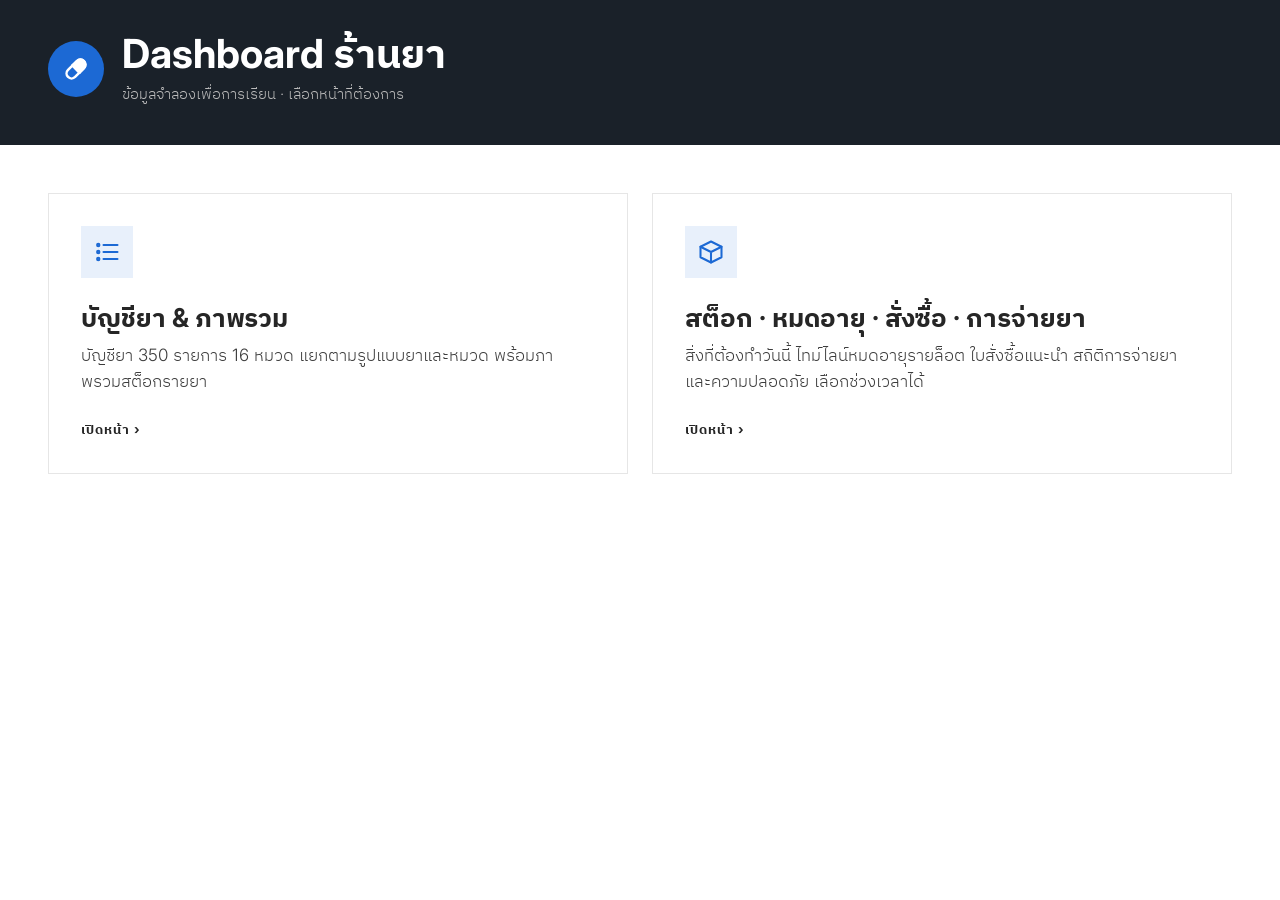
<file: index.html>
<!doctype html>
<html lang="th">
<head>
<meta charset="utf-8">
<meta name="viewport" content="width=device-width, initial-scale=1">
<title>Dashboard ร้านยา</title>
<link rel="preconnect" href="https://fonts.googleapis.com">
<link rel="preconnect" href="https://fonts.gstatic.com" crossorigin>
<link href="https://fonts.googleapis.com/css2?family=IBM+Plex+Sans+Thai:wght@300;400;700&family=Inter:wght@300;400;700&display=swap" rel="stylesheet">
<link rel="stylesheet" href="shared/theme.css">
<style>
.home { display: grid; grid-template-columns: repeat(2, minmax(0, 1fr)); gap: 24px; }
.home a { display: block; text-decoration: none; color: inherit; border: 1px solid var(--hairline); padding: 32px; background: var(--canvas); }
.home a:hover { border-color: var(--ink); }
.home h2 { font-size: 26px; margin: 16px 0 8px; font-weight: 700; line-height: 1.25; }
.home p { margin: 0 0 20px; font-weight: 300; color: var(--body); }
.home .more { font-size: 13px; font-weight: 700; letter-spacing: 1px; }
.home .h-ico { width: 52px; height: 52px; padding: 12px; }
@media (max-width: 760px) { .home { grid-template-columns: minmax(0, 1fr); } }
</style>
</head>
<body>
<div class="band">
  <div class="band-in" style="padding-bottom:40px">
    <header>
      <div class="brand">
        <div class="brand-icon" aria-hidden="true">
          <svg viewBox="0 0 24 24" fill="none" stroke="#fff" stroke-width="2" stroke-linecap="round" stroke-linejoin="round">
            <g transform="rotate(-45 12 12)"><rect x="3" y="8" width="18" height="8" rx="4"/><path d="M12 8v8"/><path d="M12 8h5a4 4 0 0 1 0 8h-5z" fill="#fff"/></g>
          </svg>
        </div>
        <div>
          <h1>Dashboard ร้านยา</h1>
          <p class="sub">ข้อมูลจำลองเพื่อการเรียน · เลือกหน้าที่ต้องการ</p>
        </div>
      </div>
    </header>
  </div>
</div>
<main class="wrap" style="padding-top:48px;padding-bottom:80px">
  <div class="home">
    <a href="dashboard01/index.html">
      <svg class="h-ico" viewBox="0 0 24 24" aria-hidden="true"><path d="M9 6h12M9 12h12M9 18h12"/><circle cx="4.5" cy="6" r="1"/><circle cx="4.5" cy="12" r="1"/><circle cx="4.5" cy="18" r="1"/></svg>
      <h2>บัญชียา &amp; ภาพรวม</h2>
      <p>บัญชียา 350 รายการ 16 หมวด แยกตามรูปแบบยาและหมวด พร้อมภาพรวมสต็อกรายยา</p>
      <span class="more">เปิดหน้า ›</span>
    </a>
    <a href="dashboard02/index.html">
      <svg class="h-ico" viewBox="0 0 24 24" aria-hidden="true"><path d="M3 7.5l9-4.5 9 4.5v9L12 21l-9-4.5z"/><path d="M3 7.5l9 4.5 9-4.5M12 12v9"/></svg>
      <h2>สต็อก · หมดอายุ · สั่งซื้อ · การจ่ายยา</h2>
      <p>สิ่งที่ต้องทำวันนี้ ไทม์ไลน์หมดอายุรายล็อต ใบสั่งซื้อแนะนำ สถิติการจ่ายยา และความปลอดภัย เลือกช่วงเวลาได้</p>
      <span class="more">เปิดหน้า ›</span>
    </a>
  </div>
</main>
</body>
</html>
</file>
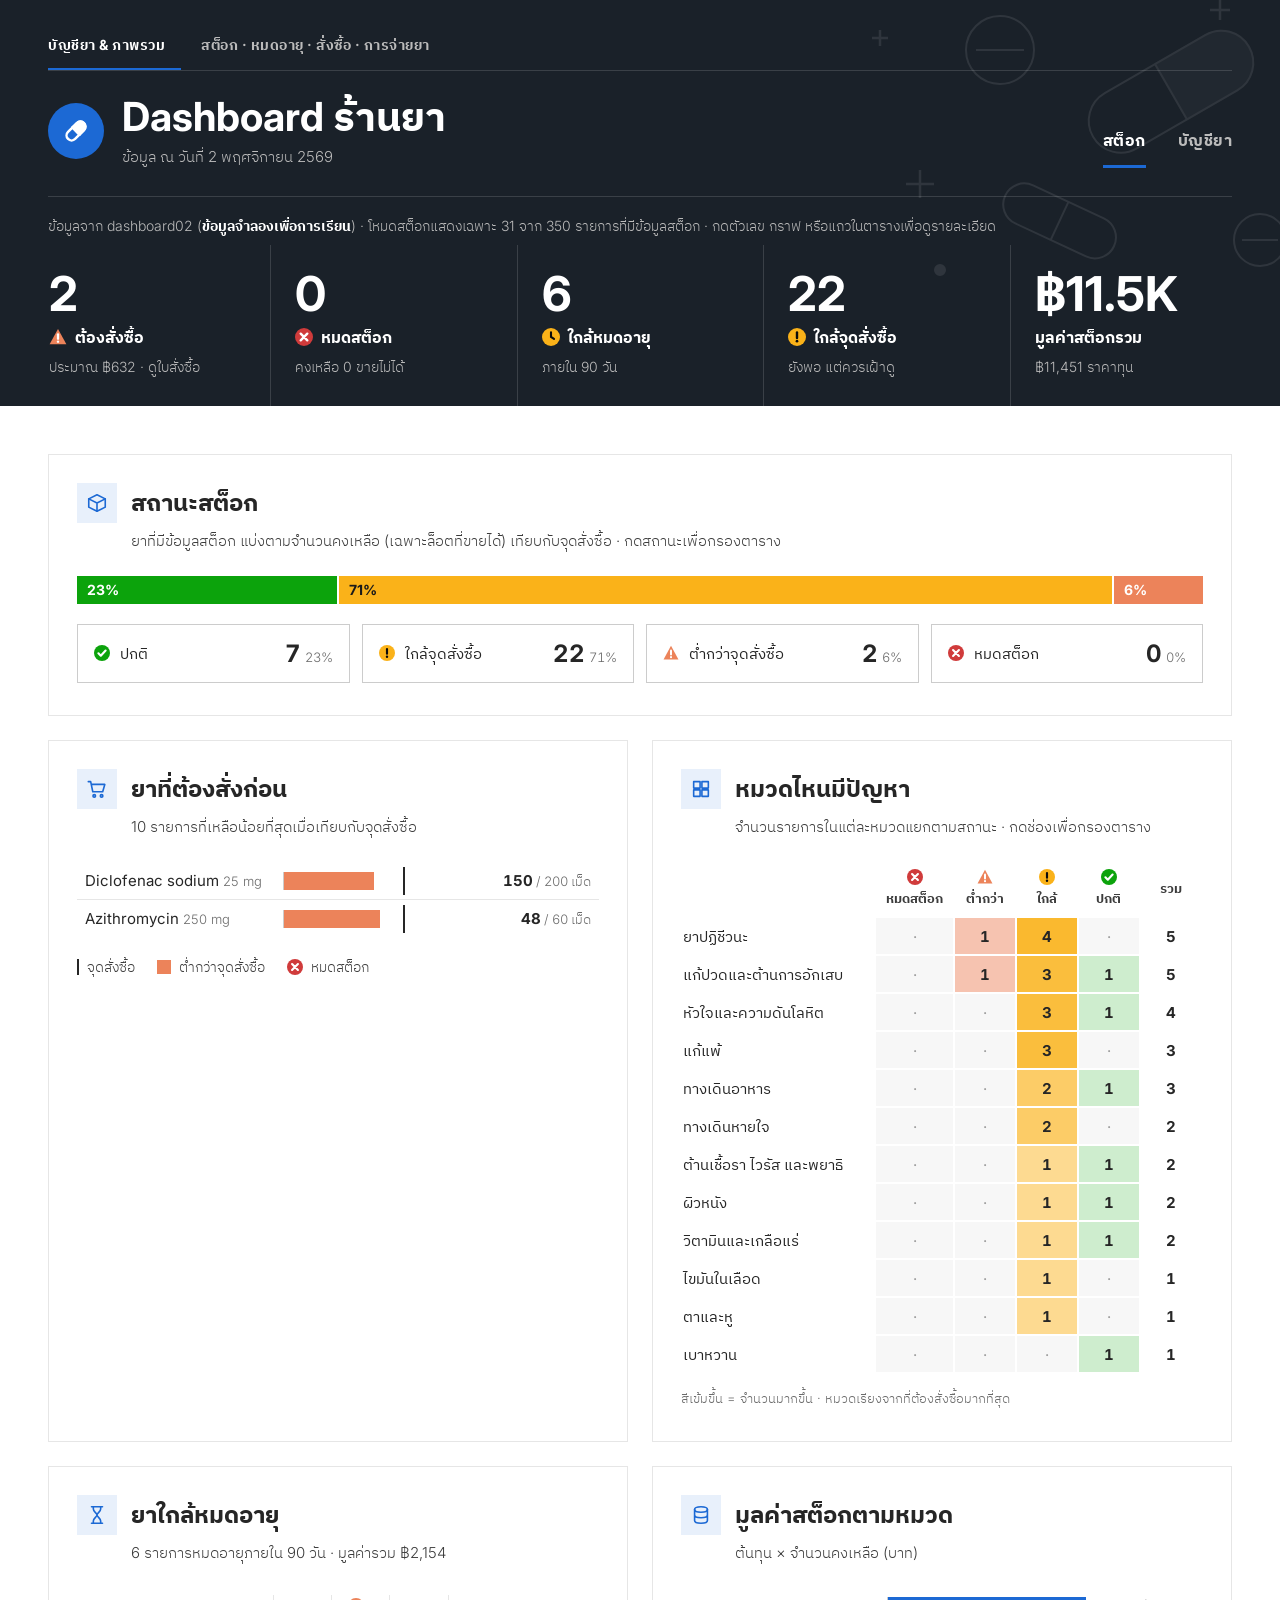
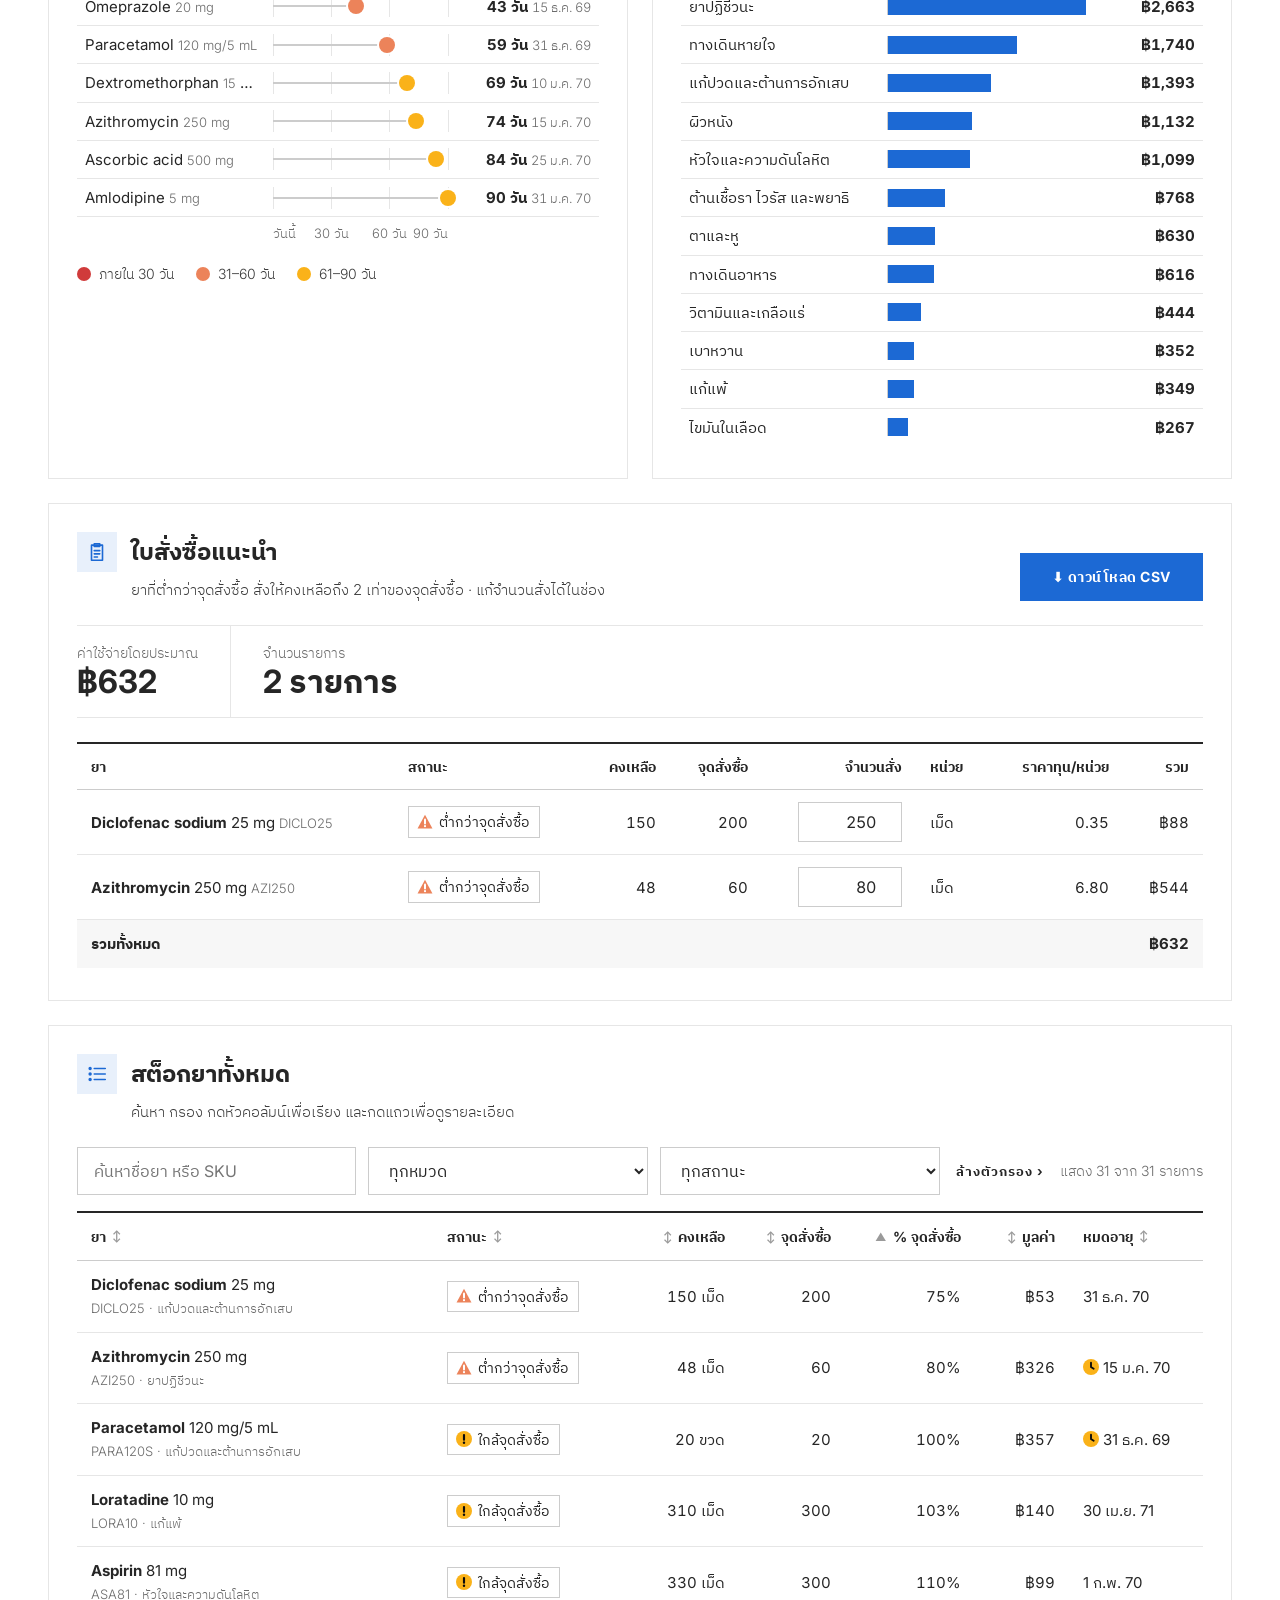
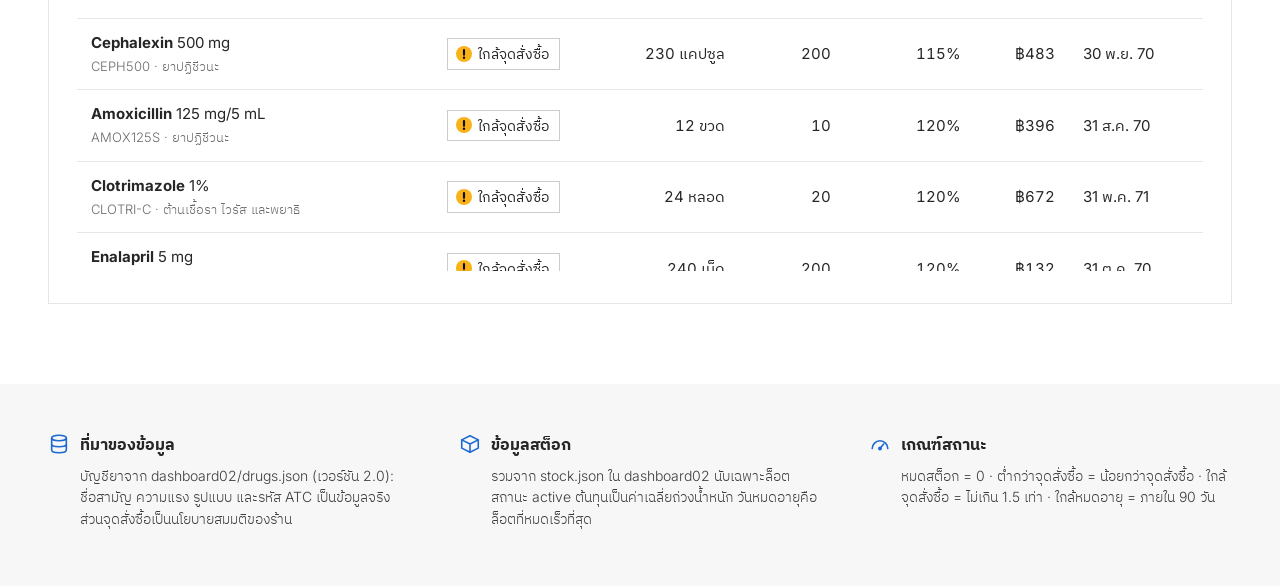
<file: dashboard01/index.html>
<!doctype html>
<html lang="th">
<head>
<meta charset="utf-8">
<meta name="viewport" content="width=device-width, initial-scale=1">
<title>Dashboard ร้านยา</title>
<link rel="preconnect" href="https://fonts.googleapis.com">
<link rel="preconnect" href="https://fonts.gstatic.com" crossorigin>
<link href="https://fonts.googleapis.com/css2?family=IBM+Plex+Sans+Thai:wght@300;400;700&family=Inter:wght@300;400;700&display=swap" rel="stylesheet">
<link rel="stylesheet" href="../shared/theme.css">
</head>
<body>
<svg width="0" height="0" style="position:absolute" aria-hidden="true">
  <defs>
    <symbol id="i-box" viewBox="0 0 24 24"><path d="M3 7.5l9-4.5 9 4.5v9L12 21l-9-4.5z"/><path d="M3 7.5l9 4.5 9-4.5M12 12v9"/></symbol>
    <symbol id="i-cart" viewBox="0 0 24 24"><path d="M2.5 4h2.6l2.3 11h10.8l2.3-8H6.2"/><circle cx="9" cy="19.5" r="1.4"/><circle cx="17" cy="19.5" r="1.4"/></symbol>
    <symbol id="i-grid" viewBox="0 0 24 24"><path d="M4 4h7v7H4zM13 4h7v7h-7zM4 13h7v7H4zM13 13h7v7h-7z"/></symbol>
    <symbol id="i-hourglass" viewBox="0 0 24 24"><path d="M6 3h12M6 21h12M8 3v2.5c0 3 4 4.5 4 6.5 0-2 4-3.5 4-6.5V3M8 21v-2.5c0-3 4-4.5 4-6.5 0 2 4 3.5 4 6.5V21"/></symbol>
    <symbol id="i-coins" viewBox="0 0 24 24"><ellipse cx="12" cy="6" rx="7" ry="3"/><path d="M5 6v6c0 1.7 3.1 3 7 3s7-1.3 7-3V6M5 12v6c0 1.7 3.1 3 7 3s7-1.3 7-3v-6"/></symbol>
    <symbol id="i-clipboard" viewBox="0 0 24 24"><path d="M6 4.5h12V21H6z"/><path d="M9 3h6v3H9zM9 10.5h6M9 14h6M9 17.5h3.5"/></symbol>
    <symbol id="i-capsule" viewBox="0 0 24 24"><g transform="rotate(-45 12 12)"><rect x="3" y="8" width="18" height="8" rx="4"/><path d="M12 8v8"/></g></symbol>
    <symbol id="i-bars" viewBox="0 0 24 24"><path d="M3 20.5h18M6 17V9M11 17V4M16 17v-6M21 17V7" transform="translate(-1 0)"/></symbol>
    <symbol id="i-list" viewBox="0 0 24 24"><path d="M9 6h12M9 12h12M9 18h12"/><circle cx="4.5" cy="6" r="1"/><circle cx="4.5" cy="12" r="1"/><circle cx="4.5" cy="18" r="1"/></symbol>
    <symbol id="i-db" viewBox="0 0 24 24"><ellipse cx="12" cy="5.5" rx="8" ry="3"/><path d="M4 5.5v13c0 1.7 3.6 3 8 3s8-1.3 8-3v-13M4 12c0 1.7 3.6 3 8 3s8-1.3 8-3"/></symbol>
    <symbol id="i-gauge" viewBox="0 0 24 24"><path d="M3.5 17a8.5 8.5 0 1 1 17 0"/><path d="M12 17l4-5"/><circle cx="12" cy="17" r="1.3"/></symbol>
  </defs>
</svg>
<div class="band">
  <svg class="band-art" viewBox="0 0 620 340" fill="none" stroke="currentColor" stroke-width="2" aria-hidden="true">
    <g transform="rotate(-30 470 120)"><rect x="380" y="90" width="180" height="64" rx="32"/><path d="M470 90v64"/><path d="M470 90h58a32 32 0 0 1 0 64h-58z" fill="currentColor" opacity=".35"/></g>
    <circle cx="300" cy="80" r="34"/><path d="M276 80h48"/>
    <circle cx="560" cy="270" r="26"/><path d="M542 270h36"/>
    <g transform="rotate(25 360 250)"><rect x="300" y="230" width="120" height="42" rx="21"/><path d="M360 230v42"/></g>
    <path d="M220 200v28M206 214h28M520 30v20M510 40h20M180 60v16M172 68h16" stroke-width="2.5"/>
    <circle cx="240" cy="300" r="5" fill="currentColor"/><circle cx="600" cy="150" r="4" fill="currentColor"/><circle cx="420" cy="20" r="4" fill="currentColor"/>
  </svg>
 <div class="band-in">
  <nav class="site-nav" aria-label="เมนูหลัก">
    <a href="index.html" aria-current="page">บัญชียา &amp; ภาพรวม</a>
    <a href="../dashboard02/index.html">สต็อก · หมดอายุ · สั่งซื้อ · การจ่ายยา</a>
  </nav>
  <header>
    <div class="brand">
      <div class="brand-icon" aria-hidden="true">
        <svg viewBox="0 0 24 24" fill="none" stroke="#fff" stroke-width="2" stroke-linecap="round" stroke-linejoin="round">
          <g transform="rotate(-45 12 12)">
            <rect x="3" y="8" width="18" height="8" rx="4"/>
            <path d="M12 8v8"/>
            <path d="M12 8h5a4 4 0 0 1 0 8h-5z" fill="#fff"/>
          </g>
        </svg>
      </div>
      <div>
        <h1>Dashboard ร้านยา</h1>
        <p class="sub" id="asof"></p>
      </div>
    </div>
    <div class="switch" role="group" aria-label="เลือกโหมด">
      <button type="button" data-mode="stock" aria-pressed="true">สต็อก</button>
      <button type="button" data-mode="catalog" aria-pressed="false">บัญชียา</button>
    </div>
  </header>
  <p class="band-note" id="band-note">ข้อมูลจาก dashboard02 (<b>ข้อมูลจำลองเพื่อการเรียน</b>) · โหมดสต็อกแสดงเฉพาะ<span id="stock-scope"></span> · กดตัวเลข กราฟ หรือแถวในตารางเพื่อดูรายละเอียด</p>
  <div class="kpis" id="kpi-stock"></div>
  <div class="kpis" id="kpi-catalog" hidden></div>
 </div>
</div>

<main class="wrap">

  <!-- ================= โหมด B: สต็อก ================= -->
  <section id="view-stock">

    <div class="card full" style="margin-bottom:24px">
      <div class="card-head"><div>
        <h2><svg class="h-ico" aria-hidden="true"><use href="#i-box"/></svg>สถานะสต็อก</h2>
        <p class="desc">ยาที่มีข้อมูลสต็อก แบ่งตามจำนวนคงเหลือ (เฉพาะล็อตที่ขายได้) เทียบกับจุดสั่งซื้อ · กดสถานะเพื่อกรองตาราง</p>
      </div></div>
      <div class="seg" id="seg-status" role="img"></div>
      <div class="seg-legend" id="legend-status"></div>
    </div>

    <div class="grid">
      <div class="card">
        <div class="card-head"><div>
          <h2><svg class="h-ico" aria-hidden="true"><use href="#i-cart"/></svg>ยาที่ต้องสั่งก่อน</h2>
          <p class="desc">10 รายการที่เหลือน้อยที่สุดเมื่อเทียบกับจุดสั่งซื้อ</p>
        </div></div>
        <div class="bars" id="bars-reorder" style="--val-w: 9em"></div>
        <div class="chart-key">
          <span><i class="key-line"></i>จุดสั่งซื้อ</span>
          <span><i class="key-sw" style="background:var(--serious)"></i>ต่ำกว่าจุดสั่งซื้อ</span>
          <span><span id="key-out"></span>หมดสต็อก</span>
        </div>
      </div>
      <div class="card">
        <div class="card-head"><div>
          <h2><svg class="h-ico" aria-hidden="true"><use href="#i-grid"/></svg>หมวดไหนมีปัญหา</h2>
          <p class="desc">จำนวนรายการในแต่ละหมวดแยกตามสถานะ · กดช่องเพื่อกรองตาราง</p>
        </div></div>
        <div class="hm-wrap"><table class="hm" id="hm-status"></table></div>
        <div class="hm-key">สีเข้มขึ้น = จำนวนมากขึ้น · หมวดเรียงจากที่ต้องสั่งซื้อมากที่สุด</div>
      </div>
      <div class="card">
        <div class="card-head"><div>
          <h2><svg class="h-ico" aria-hidden="true"><use href="#i-hourglass"/></svg>ยาใกล้หมดอายุ</h2>
          <p class="desc" id="exp-desc"></p>
        </div></div>
        <div id="timeline"></div>
        <div class="chart-key" id="tl-key"></div>
      </div>
      <div class="card">
        <div class="card-head"><div>
          <h2><svg class="h-ico" aria-hidden="true"><use href="#i-coins"/></svg>มูลค่าสต็อกตามหมวด</h2>
          <p class="desc">ต้นทุน × จำนวนคงเหลือ (บาท)</p>
        </div></div>
        <div class="bars" id="bars-value"></div>
      </div>
    </div>

    <div class="card full" id="po-card" style="margin-bottom:24px">
      <div class="card-head">
        <div>
          <h2><svg class="h-ico" aria-hidden="true"><use href="#i-clipboard"/></svg>ใบสั่งซื้อแนะนำ</h2>
          <p class="desc">ยาที่ต่ำกว่าจุดสั่งซื้อ สั่งให้คงเหลือถึง 2 เท่าของจุดสั่งซื้อ · แก้จำนวนสั่งได้ในช่อง</p>
        </div>
        <button type="button" class="btn" id="po-csv">⬇ ดาวน์โหลด CSV</button>
      </div>
      <div class="po-sum">
        <div><div class="lbl">ค่าใช้จ่ายโดยประมาณ</div><div class="big" id="po-total"></div></div>
        <div><div class="lbl">จำนวนรายการ</div><div class="big" id="po-count"></div></div>
      </div>
      <div class="table-wrap"><table class="data" id="po-table"></table></div>
    </div>
  </section>

  <!-- ================= โหมด A: บัญชียา ================= -->
  <section id="view-catalog" hidden>
    <div class="card full" style="margin-bottom:24px">
      <div class="card-head"><div>
        <h2><svg class="h-ico" aria-hidden="true"><use href="#i-capsule"/></svg>รูปแบบยา</h2>
        <p class="desc">รวมทุกรูปแบบยาเป็น 5 กลุ่ม · กดกลุ่มเพื่อกรองตาราง</p>
      </div></div>
      <div class="seg" id="seg-form" role="img"></div>
      <div class="seg-legend" id="legend-form"></div>
    </div>
    <div class="grid">
      <div class="card">
        <div class="card-head"><div>
          <h2><svg class="h-ico" aria-hidden="true"><use href="#i-bars"/></svg>จำนวนยาต่อหมวด</h2>
          <p class="desc">นับเป็นรายการ (SKU) · กดแท่งเพื่อกรองตาราง</p>
        </div></div>
        <div class="bars" id="bars-category"></div>
      </div>
      <div class="card">
        <div class="card-head"><div>
          <h2><svg class="h-ico" aria-hidden="true"><use href="#i-grid"/></svg>หมวด × รูปแบบยา</h2>
          <p class="desc">แต่ละหมวดมียารูปแบบไหนบ้าง · กดช่องเพื่อกรองตาราง</p>
        </div></div>
        <div class="hm-wrap"><table class="hm" id="hm-form"></table></div>
        <div class="hm-key" id="hm-form-key"></div>
      </div>
    </div>
  </section>

  <!-- ================= ตาราง (ใช้ร่วมกันทั้งสองโหมด) ================= -->
  <div class="card full" id="table-card">
    <div class="card-head"><div>
      <h2><svg class="h-ico" aria-hidden="true"><use href="#i-list"/></svg><span id="table-title">รายการยาทั้งหมด</span></h2>
      <p class="desc">ค้นหา กรอง กดหัวคอลัมน์เพื่อเรียง และกดแถวเพื่อดูรายละเอียด</p>
    </div></div>
    <div class="toolbar">
      <input type="search" id="q" placeholder="ค้นหาชื่อยา หรือ SKU" aria-label="ค้นหา">
      <select id="f-cat" aria-label="กรองหมวด"></select>
      <select id="f-status" aria-label="กรองสถานะ"></select>
      <select id="f-form" aria-label="กรองรูปแบบยา"></select>
      <button type="button" class="link-btn" id="clear">ล้างตัวกรอง</button>
      <span class="count" id="count"></span>
    </div>
    <div class="table-wrap tall"><table class="data" id="table-main"></table></div>
  </div>
</main>

<footer class="foot">
  <div class="wrap">
    <div><h3><svg class="f-ico" aria-hidden="true"><use href="#i-db"/></svg>ที่มาของข้อมูล</h3><p>บัญชียาจาก dashboard02/drugs.json (เวอร์ชัน 2.0): ชื่อสามัญ ความแรง รูปแบบ และรหัส ATC เป็นข้อมูลจริง ส่วนจุดสั่งซื้อเป็นนโยบายสมมติของร้าน</p></div>
    <div><h3><svg class="f-ico" aria-hidden="true"><use href="#i-box"/></svg>ข้อมูลสต็อก</h3><p>รวมจาก stock.json ใน dashboard02 นับเฉพาะล็อตสถานะ active ต้นทุนเป็นค่าเฉลี่ยถ่วงน้ำหนัก วันหมดอายุคือล็อตที่หมดเร็วที่สุด</p></div>
    <div><h3><svg class="f-ico" aria-hidden="true"><use href="#i-gauge"/></svg>เกณฑ์สถานะ</h3><p>หมดสต็อก = 0 · ต่ำกว่าจุดสั่งซื้อ = น้อยกว่าจุดสั่งซื้อ · ใกล้จุดสั่งซื้อ = ไม่เกิน 1.5 เท่า · ใกล้หมดอายุ = ภายใน 90 วัน</p></div>
  </div>
</footer>

<div class="overlay" id="overlay" hidden></div>
<aside class="drawer" id="drawer" role="dialog" aria-modal="true" aria-labelledby="dr-title" hidden>
  <button type="button" class="drawer-close" id="dr-close" aria-label="ปิด">×</button>
  <div id="dr-body"></div>
</aside>
<div id="tip" role="tooltip"></div>

<script src="../dashboard02/data.js"></script>
<script src="../shared/pharma-data.js"></script>
<script>
PharmaData.load('../dashboard02/', { drugs: 'drugs.json', stock: 'stock.json' }).then(function (RAW) {
  // รวมสต็อกรายล็อตเป็นรายยา: นับเฉพาะล็อต active, ต้นทุนเฉลี่ยถ่วงน้ำหนัก, วันหมดอายุ = ล็อตที่หมดเร็วสุดที่ยังมีของ
  const lotsBySku = {};
  RAW.stock.items.forEach(l => (lotsBySku[l.sku] = lotsBySku[l.sku] || []).push(l));
  const DATA = {
    catalog: RAW.drugs,
    stock: {
      meta: RAW.stock.meta,
      items: Object.entries(lotsBySku).map(([sku, lots]) => {
        const act = lots.filter(l => l.status === 'active');
        const onHand = act.reduce((t, l) => t + l.qty_on_hand, 0);
        const costBase = act.length ? act : lots;
        const w = costBase.reduce((t, l) => t + l.qty_on_hand, 0);
        const cost = w ? costBase.reduce((t, l) => t + l.qty_on_hand * l.unit_cost, 0) / w
          : costBase.reduce((t, l) => t + l.unit_cost, 0) / costBase.length;
        const exp = act.filter(l => l.qty_on_hand > 0 && l.expiry).map(l => l.expiry).sort()[0] || null;
        return { sku, on_hand: onHand, unit_cost: Math.round(cost * 100) / 100, expiry_date: exp, lots: lots.length };
      })
    }
  };
  const AS_OF = new Date(DATA.stock.meta.as_of + 'T00:00:00');
  const DAY = 86400000;
  const EXPIRY_DAYS = 90;
  const ORDER_TARGET = 2;   // สั่งให้ถึงกี่เท่าของจุดสั่งซื้อ

  // ---------- คำแปล ----------
  const UNIT_TH = { tablet: 'เม็ด', capsule: 'แคปซูล', bottle: 'ขวด', tube: 'หลอด', inhaler: 'หลอดพ่น', sachet: 'ซอง', pack: 'แผง', suppository: 'แท่ง', nebule: 'หลอดพ่นละออง' };
  const FORM_TH = {
    'tablet': 'ยาเม็ด', 'sublingual tablet': 'ยาเม็ดอมใต้ลิ้น', 'chewable tablet': 'ยาเม็ดเคี้ยว',
    'capsule': 'แคปซูล', 'syrup': 'ยาน้ำเชื่อม', 'suspension': 'ยาน้ำแขวนตะกอน',
    'oral suspension': 'ยาน้ำแขวนตะกอน', 'dry syrup': 'ผงแห้งผสมน้ำ', 'oral solution': 'ยาน้ำใส',
    'powder for oral solution': 'ผงชงละลายน้ำ', 'solution': 'ยาน้ำใช้ภายนอก', 'cream': 'ครีม',
    'gel': 'เจล', 'ointment': 'ขี้ผึ้ง', 'inhaler': 'ยาพ่นสูด', 'nasal spray': 'ยาพ่นจมูก',
    'eye drops': 'ยาหยอดตา', 'ear drops': 'ยาหยอดหู', 'extended-release tablet': 'ยาเม็ดออกฤทธิ์นาน',
    'extended-release capsule': 'แคปซูลออกฤทธิ์นาน', 'enteric-coated tablet': 'ยาเม็ดเคลือบลำไส้',
    'effervescent tablet': 'ยาเม็ดฟู่', 'vaginal tablet': 'ยาเม็ดสอดช่องคลอด', 'oral drops': 'ยาหยด',
    'oral gel': 'เจลป้ายปาก', 'shampoo': 'แชมพู', 'suppository': 'ยาเหน็บ', 'nebuliser solution': 'ยาพ่นละออง',
    'eye ointment': 'ขี้ผึ้งป้ายตา', 'powder for oral suspension': 'ผงผสมน้ำแขวนตะกอน'
  };
  const FORM_GROUPS = [
    { key: 'tab', label: 'ยาเม็ด', short: 'เม็ด', color: 'var(--series-1)', forms: ['tablet', 'sublingual tablet', 'chewable tablet', 'extended-release tablet', 'enteric-coated tablet', 'effervescent tablet'] },
    { key: 'cap', label: 'แคปซูล', short: 'แคปซูล', color: 'var(--series-2)', forms: ['capsule', 'extended-release capsule'] },
    { key: 'liq', label: 'ยาน้ำ / ผงผสมน้ำ', short: 'ยาน้ำ', color: 'var(--series-3)', forms: ['syrup', 'suspension', 'oral suspension', 'dry syrup', 'oral solution', 'powder for oral solution', 'powder for oral suspension', 'oral drops'] },
    { key: 'top', label: 'ยาใช้ภายนอก / สอด / เหน็บ', short: 'ภายนอก', color: 'var(--series-4)', dark: true, forms: ['cream', 'gel', 'ointment', 'solution', 'shampoo', 'oral gel', 'vaginal tablet', 'suppository'] },
    { key: 'oth', label: 'ยาพ่น / ยาหยอด', short: 'พ่น/หยอด', color: 'var(--series-5)', forms: ['inhaler', 'nasal spray', 'eye drops', 'ear drops', 'eye ointment', 'nebuliser solution'] }
  ];
  const ATC_TH = {
    A: 'ทางเดินอาหารและเมแทบอลิซึม', B: 'เลือดและอวัยวะสร้างเลือด', C: 'หัวใจและหลอดเลือด',
    D: 'ผิวหนัง', G: 'ระบบสืบพันธุ์และปัสสาวะ', H: 'ฮอร์โมน', J: 'ยาต้านการติดเชื้อ',
    L: 'ยาต้านมะเร็งและภูมิคุ้มกัน', M: 'กล้ามเนื้อและกระดูก', N: 'ระบบประสาท',
    P: 'ยาฆ่าปรสิต', R: 'ระบบหายใจ', S: 'อวัยวะรับสัมผัส', V: 'อื่น ๆ'
  };

  // ---------- สถานะ (สี + ไอคอน + ชื่อ เสมอ) ----------
  const svg = (inner) => `<svg class="ico" viewBox="0 0 12 12" aria-hidden="true">${inner}</svg>`;
  const ICON = {
    ok: svg('<circle cx="6" cy="6" r="6" fill="var(--good)"/><path d="M3.3 6.2l1.8 1.8 3.6-3.8" stroke="#fff" stroke-width="1.6" fill="none" stroke-linecap="round" stroke-linejoin="round"/>'),
    near: svg('<circle cx="6" cy="6" r="6" fill="var(--warning)"/><path d="M6 3v3.6" stroke="#0b0b0b" stroke-width="1.6" stroke-linecap="round"/><circle cx="6" cy="8.8" r=".9" fill="#0b0b0b"/>'),
    below: svg('<path d="M6 .6l5.6 10.2H.4z" fill="var(--serious)"/><path d="M6 4.2v3" stroke="#fff" stroke-width="1.5" stroke-linecap="round"/><circle cx="6" cy="9.1" r=".8" fill="#fff"/>'),
    out: svg('<circle cx="6" cy="6" r="6" fill="var(--critical)"/><path d="M3.8 3.8l4.4 4.4M8.2 3.8L3.8 8.2" stroke="#fff" stroke-width="1.6" stroke-linecap="round"/>'),
    clock: svg('<circle cx="6" cy="6" r="6" fill="var(--warning)"/><path d="M6 2.8V6l2 1.3" stroke="#0b0b0b" stroke-width="1.4" fill="none" stroke-linecap="round"/>')
  };
  const STATUS = {
    ok:    { label: 'ปกติ', color: 'var(--good)' },
    near:  { label: 'ใกล้จุดสั่งซื้อ', color: 'var(--warning)', dark: true },
    below: { label: 'ต่ำกว่าจุดสั่งซื้อ', color: 'var(--serious)' },
    out:   { label: 'หมดสต็อก', color: 'var(--critical)' }
  };
  const STATUS_ORDER = ['ok', 'near', 'below', 'out'];
  const statusOf = (d) => d.on_hand === 0 ? 'out'
    : d.on_hand < d.reorder_level ? 'below'
    : d.on_hand <= d.reorder_level * 1.5 ? 'near' : 'ok';
  const badge = (s) => `<span class="badge">${ICON[s]}${STATUS[s].label}</span>`;
  // ความเร่งด่วนของวันหมดอายุ
  const URGENCY = [
    { max: 30, label: 'ภายใน 30 วัน', color: 'var(--critical)' },
    { max: 60, label: '31–60 วัน', color: 'var(--serious)' },
    { max: 90, label: '61–90 วัน', color: 'var(--warning)' }
  ];
  const urgencyOf = (days) => URGENCY.find(u => days <= u.max) || URGENCY[2];

  // ---------- รวมข้อมูล ----------
  const stockBySku = Object.fromEntries(DATA.stock.items.map(s => [s.sku, s]));
  const items = DATA.catalog.items.map(it => {
    const s = stockBySku[it.sku] || { on_hand: 0, unit_cost: 0, expiry_date: null };
    const d = Object.assign({}, it, s);
    d.has_stock = !!stockBySku[it.sku];
    d.value = d.on_hand * d.unit_cost;
    d.pct = d.on_hand / d.reorder_level;
    d.days_left = d.expiry_date ? Math.round((new Date(d.expiry_date + 'T00:00:00') - AS_OF) / DAY) : null;
    d.expiring = d.on_hand > 0 && d.days_left !== null && d.days_left <= EXPIRY_DAYS;
    d.status = statusOf(d);
    d.need_order = d.status === 'below' || d.status === 'out';
    d.form_group = (FORM_GROUPS.find(g => g.forms.includes(d.dosage_form)) || FORM_GROUPS[4]).key;
    d.suggest = d.need_order ? suggestQty(d) : 0;
    return d;
  });
  const bySku = Object.fromEntries(items.map(d => [d.sku, d]));
  const stockItems = items.filter(d => d.has_stock);
  const allItems = items;
  document.getElementById('stock-scope').textContent = ` ${stockItems.length} จาก ${items.length} รายการที่มีข้อมูลสต็อก`;
  const categories = DATA.catalog.meta.categories;

  function suggestQty(d) {
    const need = d.reorder_level * ORDER_TARGET - d.on_hand;
    const step = (d.unit === 'tablet' || d.unit === 'capsule') ? 10 : 1;
    return Math.ceil(need / step) * step;
  }

  // ---------- ตัวช่วย ----------
  const $ = (id) => document.getElementById(id);
  const esc = (s) => String(s).replace(/[&<>"]/g, c => ({ '&': '&amp;', '<': '&lt;', '>': '&gt;', '"': '&quot;' }[c]));
  const nf = new Intl.NumberFormat('th-TH');
  const fmt = (n) => nf.format(Math.round(n));
  const baht = (n) => '฿' + fmt(n);
  const bahtCompact = (n) => n >= 1e6 ? '฿' + (n / 1e6).toFixed(2) + 'M' : n >= 1e4 ? '฿' + (n / 1e3).toFixed(1) + 'K' : baht(n);
  const thDate = (iso) => new Date(iso + 'T00:00:00').toLocaleDateString('th-TH', { day: 'numeric', month: 'short', year: '2-digit' });
  const thDateLong = (iso) => new Date(iso + 'T00:00:00').toLocaleDateString('th-TH', { day: 'numeric', month: 'long', year: 'numeric' });
  const countBy = (arr, fn) => arr.reduce((m, x) => (m[fn(x)] = (m[fn(x)] || 0) + 1, m), {});
  const pct = (n, total) => Math.round(n / total * 100);
  const shortStrength = (s) => s.split(',')[0];

  $('asof').textContent = 'ข้อมูล ณ วันที่ ' + AS_OF.toLocaleDateString('th-TH', { day: 'numeric', month: 'long', year: 'numeric' });

  // ---------- ส่วนประกอบ ----------
  function kpiCard(o) {
    const tag = o.filter ? 'button' : 'div';
    const attrs = o.filter ? ` type="button" data-kpi="${o.filter}"` : '';
    return `<${tag} class="kpi"${attrs}>
      <span class="kpi-label">${o.icon || ''}${o.label}</span>
      <span class="kpi-value">${o.value}</span>
      <span class="kpi-note">${o.note || '&nbsp;'}</span>
    </${tag}>`;
  }

  // rows: [{label, plain, value, display, tip, color, sku?, filter?}]
  function barChart(el, rows, opts = {}) {
    const max = opts.max || Math.max(...rows.map(r => r.value), 1);
    el.innerHTML = rows.map(r => {
      const w = Math.min(r.value / max, 1) * 100;
      const ref = r.ref != null ? `<span class="ref-line" style="left:calc(${Math.min(r.ref / max, 1) * 100}% - 1px)"></span>` : '';
      const act = r.sku ? ` data-sku="${esc(r.sku)}"` : r.filter ? ` data-filter='${esc(JSON.stringify(r.filter))}'` : '';
      return `<div class="bar-row${act ? ' clickable' : ''}" tabindex="0" role="${act ? 'button' : 'group'}"${act}
          data-tip="${esc(r.tip)}" aria-label="${esc(r.tip.replace(/<[^>]+>/g, ' '))}">
        <span class="bar-label" title="${esc(r.plain || '')}">${r.label}</span>
        <span class="bar-track">${w > 0 ? `<span class="bar-fill" style="width:${w}%;${r.color ? 'background:' + r.color : ''}"></span>` : ''}${ref}</span>
        <span class="bar-value">${r.display}</span>
      </div>`;
    }).join('');
  }

  // parts: [{label, n, color, dark, icon, filter}]
  function segBar(segEl, legendEl, parts, total) {
    segEl.innerHTML = parts.filter(p => p.n > 0).map(p =>
      `<div class="seg-part${p.dark ? ' dark-text' : ''}" style="flex:${p.n} 1 0;background:${p.color}"
        data-tip="<b>${esc(p.label)}</b><br>${p.n} รายการ · ${pct(p.n, total)}%">${pct(p.n, total)}%</div>`).join('');
    segEl.setAttribute('aria-label', parts.map(p => `${p.label} ${p.n} รายการ`).join(', '));
    legendEl.innerHTML = parts.map(p => {
      const mark = p.icon || `<i class="key-sw" style="background:${p.color}"></i>`;
      return `<button type="button" data-filter='${esc(JSON.stringify(p.filter))}'>
        ${mark}<span class="lg-name">${esc(p.label)}</span>
        <span class="lg-num">${p.n}<small>${pct(p.n, total)}%</small></span></button>`;
    }).join('');
    fitSegLabels(segEl);
  }
  function fitSegLabels(segEl) {
    segEl.querySelectorAll('.seg-part').forEach(p => {
      p.style.color = '';
      if (p.clientWidth < p.textContent.length * 9 + 20) p.style.color = 'transparent';
    });
  }

  // ================= โหมด B: สต็อก =================
  function renderStock() {
    const items = stockItems;
    const needOrder = items.filter(d => d.need_order);
    const out = items.filter(d => d.status === 'out');
    const expiring = items.filter(d => d.expiring);
    const near = items.filter(d => d.status === 'near');
    const totalValue = items.reduce((s, d) => s + d.value, 0);
    const poTotal = needOrder.reduce((s, d) => s + d.suggest * d.unit_cost, 0);

    $('kpi-stock').innerHTML = [
      { label: 'ต้องสั่งซื้อ', icon: ICON.below, value: needOrder.length, note: `ประมาณ ${bahtCompact(poTotal)} · ดูใบสั่งซื้อ`, filter: 'po' },
      { label: 'หมดสต็อก', icon: ICON.out, value: out.length, note: 'คงเหลือ 0 ขายไม่ได้', filter: 'out' },
      { label: 'ใกล้หมดอายุ', icon: ICON.clock, value: expiring.length, note: `ภายใน ${EXPIRY_DAYS} วัน`, filter: 'expiring' },
      { label: 'ใกล้จุดสั่งซื้อ', icon: ICON.near, value: near.length, note: 'ยังพอ แต่ควรเฝ้าดู', filter: 'near' },
      { label: 'มูลค่าสต็อกรวม', value: bahtCompact(totalValue), note: baht(totalValue) + ' ราคาทุน' }
    ].map(kpiCard).join('');

    // สถานะ
    const sc = countBy(items, d => d.status);
    segBar($('seg-status'), $('legend-status'),
      STATUS_ORDER.map(s => ({ label: STATUS[s].label, n: sc[s] || 0, color: STATUS[s].color, dark: STATUS[s].dark, icon: ICON[s], filter: { status: s } })),
      items.length);

    // ยาที่ต้องสั่งก่อน: แท่ง = คงเหลือ, เส้น = จุดสั่งซื้อ, สเกลแต่ละแถวเทียบกับจุดสั่งซื้อของตัวเอง
    $('key-out').innerHTML = ICON.out;
    const top = needOrder.slice().sort((a, b) => a.pct - b.pct || b.reorder_level - a.reorder_level).slice(0, 10);
    $('bars-reorder').innerHTML = '';
    barChart($('bars-reorder'), top.map(d => ({
      label: `${esc(d.generic_name)} <small>${esc(shortStrength(d.strength))}</small>`,
      plain: `${d.generic_name} ${d.strength}`,
      value: d.pct, ref: 1, sku: d.sku,
      color: 'var(--serious)',
      display: d.on_hand === 0
        ? `${ICON.out} 0<small> / ${fmt(d.reorder_level)} ${UNIT_TH[d.unit]}</small>`
        : `${fmt(d.on_hand)}<small> / ${fmt(d.reorder_level)} ${UNIT_TH[d.unit]}</small>`,
      tip: `<b>${esc(d.generic_name)} ${esc(d.strength)}</b><br>คงเหลือ ${fmt(d.on_hand)} จากจุดสั่งซื้อ ${fmt(d.reorder_level)} ${UNIT_TH[d.unit]} (${Math.round(d.pct * 100)}%)<br>แนะนำให้สั่ง ${fmt(d.suggest)} ${UNIT_TH[d.unit]}`
    })), { max: 1.15 });

    // heatmap หมวด × สถานะ
    const cell = {};
    items.forEach(d => { const k = d.category + '|' + d.status; cell[k] = (cell[k] || 0) + 1; });
    const catRows = categories.filter(c => items.some(d => d.category === c)).map(c => ({
      c, n: items.filter(d => d.category === c).length,
      bad: (cell[c + '|below'] || 0) * 1 + (cell[c + '|out'] || 0) * 1.5 + (cell[c + '|near'] || 0) * .1
    })).sort((a, b) => b.bad - a.bad || b.n - a.n);
    const hmCols = ['out', 'below', 'near', 'ok'];
    $('hm-status').innerHTML = `<thead><tr><th></th>${hmCols.map(s =>
      `<th title="${STATUS[s].label}">${ICON[s]}<br>${STATUS[s].label.replace('จุดสั่งซื้อ', '')}</th>`).join('')}<th>รวม</th></tr></thead>
      <tbody>${catRows.map(r => `<tr><th class="row-h" scope="row">${esc(r.c)}</th>${hmCols.map(s => {
        const n = cell[r.c + '|' + s] || 0;
        if (!n) return `<td class="zero">·</td>`;
        const strength = s === 'ok' ? Math.min(14 + n * 6, 50) : Math.min(30 + n * 18, 90);
        const bg = `color-mix(in srgb, ${STATUS[s].color} ${strength}%, transparent)`;
        return `<td style="background:${bg}"><button type="button" data-filter='${esc(JSON.stringify({ cat: r.c, status: s }))}'
          data-tip="<b>${esc(r.c)}</b><br>${STATUS[s].label}: ${n} รายการ" aria-label="${esc(r.c)} ${STATUS[s].label} ${n} รายการ">${n}</button></td>`;
      }).join('')}<td class="total">${r.n}</td></tr>`).join('')}</tbody>`;

    // ไทม์ไลน์หมดอายุ
    const exp = expiring.slice().sort((a, b) => a.days_left - b.days_left);
    const expValue = exp.reduce((s, d) => s + d.value, 0);
    $('exp-desc').textContent = `${exp.length} รายการหมดอายุภายใน ${EXPIRY_DAYS} วัน · มูลค่ารวม ${baht(expValue)}`;
    const ticks = [0, 30, 60, 90];
    const tickHtml = ticks.map(t => `<span class="tick" style="left:${t / EXPIRY_DAYS * 100}%"></span>`).join('');
    $('timeline').innerHTML = exp.map(d => {
      const u = urgencyOf(d.days_left);
      const x = Math.min(d.days_left / EXPIRY_DAYS, 1) * 100;
      return `<div class="tl-row" tabindex="0" role="button" data-sku="${esc(d.sku)}"
          data-tip="<b>${esc(d.generic_name)} ${esc(d.strength)}</b><br>หมดอายุ ${thDateLong(d.expiry_date)} (อีก ${d.days_left} วัน)<br>คงเหลือ ${fmt(d.on_hand)} ${UNIT_TH[d.unit]} · ${baht(d.value)}"
          aria-label="${esc(d.generic_name)} หมดอายุในอีก ${d.days_left} วัน">
        <span class="bar-label">${esc(d.generic_name)} <small>${esc(shortStrength(d.strength))}</small></span>
        <span class="tl-track">${tickHtml}<span class="line" style="width:${x}%"></span><span class="tl-dot" style="left:${x}%;background:${u.color}"></span></span>
        <span class="bar-value">${d.days_left} วัน <small class="tl-date">${thDate(d.expiry_date)}</small></span>
      </div>`;
    }).join('') + `<div class="tl-axis"><span></span><span class="ticks">${ticks.map(t =>
      `<span style="left:${t / EXPIRY_DAYS * 100}%">${t === 0 ? 'วันนี้' : t + ' วัน'}</span>`).join('')}</span><span></span></div>`;
    $('tl-key').innerHTML = URGENCY.map(u => `<span><i class="key-sw" style="background:${u.color};border-radius:50%"></i>${u.label}</span>`).join('');

    // มูลค่าตามหมวด
    const valueByCat = {};
    items.forEach(d => valueByCat[d.category] = (valueByCat[d.category] || 0) + d.value);
    const vRows = categories.filter(c => valueByCat[c]).map(c => ({ c, v: valueByCat[c] || 0 })).sort((a, b) => b.v - a.v);
    barChart($('bars-value'), vRows.map(r => ({
      label: esc(r.c), plain: r.c, value: r.v, display: bahtCompact(r.v), filter: { cat: r.c },
      tip: `<b>${esc(r.c)}</b><br>${baht(r.v)} · ${pct(r.v, totalValue)}% ของมูลค่ารวม`
    })));

    renderPO();
  }

  // ================= ใบสั่งซื้อแนะนำ =================
  const poQty = {};
  const poItems = stockItems.filter(d => d.need_order).sort((a, b) => a.pct - b.pct);
  poItems.forEach(d => poQty[d.sku] = d.suggest);

  function renderPO() {
    $('po-table').innerHTML = `<thead><tr><th>ยา</th><th>สถานะ</th><th class="num">คงเหลือ</th><th class="num">จุดสั่งซื้อ</th>
      <th class="num">จำนวนสั่ง</th><th>หน่วย</th><th class="num">ราคาทุน/หน่วย</th><th class="num">รวม</th></tr></thead>
      <tbody>${poItems.map(d => `<tr>
        <td><a href="#" class="name" data-sku="${esc(d.sku)}" style="color:inherit">${esc(d.generic_name)}</a> ${esc(shortStrength(d.strength))} <span class="sku">${esc(d.sku)}</span></td>
        <td>${badge(d.status)}</td>
        <td class="num">${fmt(d.on_hand)}</td>
        <td class="num">${fmt(d.reorder_level)}</td>
        <td class="num"><input class="po-qty" type="number" min="0" step="1" value="${poQty[d.sku]}" data-po="${esc(d.sku)}" aria-label="จำนวนสั่ง ${esc(d.generic_name)}"></td>
        <td>${UNIT_TH[d.unit]}</td>
        <td class="num">${d.unit_cost.toLocaleString('th-TH', { minimumFractionDigits: 2, maximumFractionDigits: 2 })}</td>
        <td class="num" data-line="${esc(d.sku)}"></td>
      </tr>`).join('')}</tbody>
      <tfoot><tr><td colspan="7">รวมทั้งหมด</td><td class="num" id="po-foot"></td></tr></tfoot>`;
    updatePO();
  }
  function updatePO() {
    let total = 0, count = 0;
    poItems.forEach(d => {
      const line = (poQty[d.sku] || 0) * d.unit_cost;
      total += line;
      if (poQty[d.sku] > 0) count++;
      const c = document.querySelector(`[data-line="${CSS.escape(d.sku)}"]`);
      if (c) c.textContent = baht(line);
    });
    $('po-foot').textContent = baht(total);
    $('po-total').textContent = baht(total);
    $('po-count').textContent = count + ' รายการ';
  }
  $('po-table').addEventListener('input', e => {
    const sku = e.target.dataset.po;
    if (!sku) return;
    poQty[sku] = Math.max(0, Math.round(Number(e.target.value) || 0));
    updatePO();
  });
  $('po-csv').addEventListener('click', () => {
    const head = ['SKU', 'ชื่อยา', 'ความแรง', 'คงเหลือ', 'จุดสั่งซื้อ', 'จำนวนสั่ง', 'หน่วย', 'ราคาทุนต่อหน่วย', 'รวม (บาท)'];
    const rows = poItems.filter(d => poQty[d.sku] > 0).map(d => [
      d.sku, d.generic_name, d.strength, d.on_hand, d.reorder_level, poQty[d.sku], UNIT_TH[d.unit],
      d.unit_cost.toFixed(2), (poQty[d.sku] * d.unit_cost).toFixed(2)]);
    const csvCell = (v) => /[",\n]/.test(String(v)) ? '"' + String(v).replace(/"/g, '""') + '"' : String(v);
    const csv = '﻿' + [head, ...rows].map(r => r.map(csvCell).join(',')).join('\r\n');
    const a = document.createElement('a');
    a.href = URL.createObjectURL(new Blob([csv], { type: 'text/csv;charset=utf-8' }));
    a.download = `ใบสั่งซื้อ-${DATA.stock.meta.as_of}.csv`;
    document.body.appendChild(a); a.click(); a.remove();
    setTimeout(() => URL.revokeObjectURL(a.href), 1000);
  });

  // ================= โหมด A: บัญชียา =================
  function renderCatalog() {
    const generics = new Set(items.map(d => d.generic_name)).size;
    const oral = items.filter(d => d.form_group === 'tab' || d.form_group === 'cap').length;
    const atcGroups = countBy(items, d => d.atc_code[0]);
    const catCounts = countBy(items, d => d.category);
    const topCat = Object.entries(catCounts).sort((a, b) => b[1] - a[1])[0];

    $('kpi-catalog').innerHTML = [
      { label: 'รายการยา (SKU)', value: items.length, note: 'นับแยกความแรงและรูปแบบ' },
      { label: 'ตัวยา (ชื่อสามัญ)', value: generics, note: `${items.length - generics} SKU เป็นตัวยาเดิมคนละความแรง` },
      { label: 'หมวดยา', value: categories.length, note: `มากสุด: ${topCat[0]} (${topCat[1]})` },
      { label: 'ยาเม็ดและแคปซูล', value: pct(oral, items.length) + '%', note: `${oral} จาก ${items.length} รายการ` },
      { label: 'กลุ่ม ATC', value: Object.keys(atcGroups).length, note: 'จาก 14 กลุ่มของ WHO' }
    ].map(kpiCard).join('');

    const fc = countBy(items, d => d.form_group);
    segBar($('seg-form'), $('legend-form'),
      FORM_GROUPS.map(g => ({ label: g.label, n: fc[g.key] || 0, color: g.color, dark: g.dark, filter: { form: g.key } })),
      items.length);

    const catRows = categories.map(c => ({ c, n: catCounts[c] || 0 })).sort((a, b) => b.n - a.n);
    barChart($('bars-category'), catRows.map(r => ({
      label: esc(r.c), plain: r.c, value: r.n, display: r.n, filter: { cat: r.c },
      tip: `<b>${esc(r.c)}</b><br>${r.n} รายการ · ${pct(r.n, items.length)}%`
    })));

    // heatmap หมวด × รูปแบบ (สีน้ำเงินเฉดเดียว เข้มขึ้นตามจำนวน)
    const cell = {};
    items.forEach(d => { const k = d.category + '|' + d.form_group; cell[k] = (cell[k] || 0) + 1; });
    const steps = [[1, 'var(--seq-1)', false], [2, 'var(--seq-2)', false], [4, 'var(--seq-3)', false], [7, 'var(--seq-4)', true], [99, 'var(--seq-5)', true]];
    const stepOf = (n) => steps.find(s => n <= s[0]);
    $('hm-form').innerHTML = `<thead><tr><th></th>${FORM_GROUPS.map(g => `<th>${g.short}</th>`).join('')}<th>รวม</th></tr></thead>
      <tbody>${catRows.map(r => `<tr><th class="row-h" scope="row">${esc(r.c)}</th>${FORM_GROUPS.map(g => {
        const n = cell[r.c + '|' + g.key] || 0;
        if (!n) return `<td class="zero">·</td>`;
        const [, bg, light] = stepOf(n);
        return `<td style="background:${bg}"><button type="button" style="color:${light ? '#fff' : 'var(--ink)'}"
          data-filter='${esc(JSON.stringify({ cat: r.c, form: g.key }))}'
          data-tip="<b>${esc(r.c)}</b><br>${g.label}: ${n} รายการ" aria-label="${esc(r.c)} ${g.label} ${n} รายการ">${n}</button></td>`;
      }).join('')}<td class="total">${r.n}</td></tr>`).join('')}</tbody>`;
    $('hm-form-key').innerHTML = 'น้อย ' + steps.map(s => `<i style="background:${s[1]}"></i>`).join('') + ' มาก · ช่อง · = ไม่มียา';
  }

  // ================= ตารางหลัก =================
  const COLS = {
    stock: [
      { key: 'generic_name', label: 'ยา', render: d => `<span class="name">${esc(d.generic_name)}</span> ${esc(shortStrength(d.strength))}<br><span class="sku">${esc(d.sku)} · ${esc(d.category)}</span>` },
      { key: 'status', label: 'สถานะ', sortVal: d => STATUS_ORDER.indexOf(d.status), render: d => badge(d.status) },
      { key: 'on_hand', label: 'คงเหลือ', num: true, render: d => `${fmt(d.on_hand)} ${UNIT_TH[d.unit]}` },
      { key: 'reorder_level', label: 'จุดสั่งซื้อ', num: true, render: d => fmt(d.reorder_level) },
      { key: 'pct', label: '% จุดสั่งซื้อ', num: true, render: d => Math.round(d.pct * 100) + '%' },
      { key: 'value', label: 'มูลค่า', num: true, render: d => baht(d.value) },
      { key: 'expiry_date', label: 'หมดอายุ', render: d => d.expiry_date ? (d.expiring ? ICON.clock + ' ' : '') + thDate(d.expiry_date) : '–' }
    ],
    catalog: [
      { key: 'generic_name', label: 'ชื่อสามัญ', render: d => `<span class="name">${esc(d.generic_name)}</span><br><span class="sku">${esc(d.sku)}</span>` },
      { key: 'strength', label: 'ความแรง' },
      { key: 'dosage_form', label: 'รูปแบบ', render: d => esc(FORM_TH[d.dosage_form] || d.dosage_form) },
      { key: 'category', label: 'หมวด' },
      { key: 'atc_code', label: 'ATC' },
      { key: 'reorder_level', label: 'จุดสั่งซื้อ', num: true, render: d => `${fmt(d.reorder_level)} ${UNIT_TH[d.unit]}` }
    ]
  };
  const state = { mode: 'stock', sort: { stock: { key: 'pct', dir: 1 }, catalog: { key: 'category', dir: 1 } } };

  $('f-cat').innerHTML = '<option value="">ทุกหมวด</option>' + categories.map(c => `<option>${esc(c)}</option>`).join('');
  $('f-status').innerHTML = `<option value="">ทุกสถานะ</option><option value="need">ต้องสั่งซื้อ (ต่ำกว่า + หมด)</option>`
    + STATUS_ORDER.map(s => `<option value="${s}">${STATUS[s].label}</option>`).join('')
    + `<option value="expiring">ใกล้หมดอายุ (${EXPIRY_DAYS} วัน)</option>`;
  $('f-form').innerHTML = '<option value="">ทุกรูปแบบ</option>' + FORM_GROUPS.map(g => `<option value="${g.key}">${g.label}</option>`).join('');

  function renderTable() {
    const mode = state.mode;
    const items = mode === 'stock' ? stockItems : allItems;
    const cols = COLS[mode];
    const q = $('q').value.trim().toLowerCase();
    const cat = $('f-cat').value, st = $('f-status').value, form = $('f-form').value;

    const rows = items.filter(d =>
      (!q || d.generic_name.toLowerCase().includes(q) || d.sku.toLowerCase().includes(q)) &&
      (!cat || d.category === cat) &&
      (mode !== 'catalog' || !form || d.form_group === form) &&
      (mode !== 'stock' || !st || (st === 'need' ? d.need_order : st === 'expiring' ? d.expiring : d.status === st)));

    const s = state.sort[mode];
    const col = cols.find(c => c.key === s.key);
    const val = col && col.sortVal ? col.sortVal : (d => d[s.key]);
    rows.sort((a, b) => {
      const x = val(a), y = val(b);
      return (typeof x === 'number' ? x - y : String(x).localeCompare(String(y), 'th')) * s.dir;
    });

    $('table-main').innerHTML = `<thead><tr>${cols.map(c => {
      const active = s.key === c.key;
      return `<th class="${c.num ? 'num' : ''}" aria-sort="${active ? (s.dir === 1 ? 'ascending' : 'descending') : 'none'}"><button type="button" data-sort="${c.key}">${c.label} <span class="arrow">${active ? (s.dir === 1 ? '▲' : '▼') : '↕'}</span></button></th>`;
    }).join('')}</tr></thead>
      <tbody>${rows.length ? rows.map(d => `<tr class="clickable" data-sku="${esc(d.sku)}" tabindex="0">${cols.map(c =>
        `<td class="${c.num ? 'num' : ''}">${c.render ? c.render(d) : esc(d[c.key])}</td>`).join('')}</tr>`).join('')
        : `<tr><td class="empty" colspan="${cols.length}"><svg class="empty-art" viewBox="0 0 96 56" fill="none" stroke="currentColor" stroke-width="2" aria-hidden="true"><g transform="rotate(-20 40 28)"><rect x="10" y="16" width="60" height="24" rx="12"/><path d="M40 16v24"/></g><circle cx="78" cy="38" r="9"/><path d="M85 45l6 6"/></svg>ไม่พบรายการที่ตรงกับตัวกรอง</td></tr>`}</tbody>`;

    $('count').textContent = `แสดง ${rows.length} จาก ${items.length} รายการ`;
    document.querySelectorAll('#kpi-stock .kpi').forEach(k => k.classList.toggle('active', !!st && k.dataset.kpi === st));
  }

  function applyFilter(f) {
    $('q').value = '';
    $('f-cat').value = f.cat || '';
    $('f-status').value = f.status || '';
    $('f-form').value = f.form || '';
    renderTable();
    $('table-card').scrollIntoView({ behavior: 'smooth', block: 'start' });
  }

  $('table-main').addEventListener('click', e => {
    const b = e.target.closest('[data-sort]');
    if (!b) return;
    const s = state.sort[state.mode];
    if (s.key === b.dataset.sort) s.dir *= -1; else { s.key = b.dataset.sort; s.dir = 1; }
    renderTable();
  });
  ['q', 'f-cat', 'f-status', 'f-form'].forEach(id => $(id).addEventListener('input', renderTable));
  $('clear').addEventListener('click', () => applyFilter({}));

  $('kpi-stock').addEventListener('click', e => {
    const k = e.target.closest('[data-kpi]');
    if (!k) return;
    if (k.dataset.kpi === 'po') return $('po-card').scrollIntoView({ behavior: 'smooth', block: 'start' });
    applyFilter({ status: $('f-status').value === k.dataset.kpi ? '' : k.dataset.kpi });
  });

  // คลิกทั่วหน้า: data-filter = กรองตาราง, data-sku = เปิดรายละเอียด
  document.addEventListener('click', e => {
    if (e.target.closest('#drawer') || e.target.closest('input')) return;
    const f = e.target.closest('[data-filter]');
    if (f) return applyFilter(JSON.parse(f.dataset.filter));
    const s = e.target.closest('[data-sku]');
    if (s) { e.preventDefault(); openDrawer(s.dataset.sku); }
  });
  document.addEventListener('keydown', e => {
    if (e.key === 'Escape') return closeDrawer();
    if (e.key !== 'Enter' && e.key !== ' ') return;
    const el = e.target.closest('[data-sku][tabindex], .bar-row[data-filter]');
    if (!el || el.tagName === 'BUTTON' || el.tagName === 'A') return;
    e.preventDefault();
    el.click();
  });

  // ================= หน้าต่างรายละเอียด =================
  let lastFocus = null;
  function openDrawer(sku) {
    const d = bySku[sku];
    if (!d) return;
    lastFocus = document.activeElement;
    const g = FORM_GROUPS.find(x => x.key === d.form_group);
    const scaleMax = Math.max(d.reorder_level * 2.5, d.on_hand * 1.05);
    const fillW = Math.min(d.on_hand / scaleMax, 1) * 100;
    const refX = d.reorder_level / scaleMax * 100;
    const exp = d.expiry_date
      ? `${thDateLong(d.expiry_date)} <span style="color:var(--muted)">(อีก ${d.days_left} วัน)</span>${d.expiring ? ' ' + ICON.clock : ''}` : '–';
    $('dr-body').innerHTML = `<div class="dr-head"><svg class="dr-art" viewBox="0 0 220 160" fill="none" stroke="currentColor" stroke-width="2" aria-hidden="true"><g transform="rotate(-30 110 80)"><rect x="20" y="50" width="180" height="60" rx="30"/><path d="M110 50v60"/></g></svg>
      <h3 id="dr-title">${esc(d.generic_name)}</h3>
      <div class="strength">${esc(d.strength)} · ${esc(FORM_TH[d.dosage_form] || d.dosage_form)}</div>
      <div class="meta">SKU ${esc(d.sku)} · ${esc(d.category)}</div>
      ${d.has_stock ? badge(d.status) : '<span class="badge">ไม่มีข้อมูลสต็อก</span>'}
      </div><div class="dr-rest">
      ${d.has_stock ? `      <section>
        <h4>สต็อก (รวมทุกล็อตที่ขายได้)</h4>
        <div class="stock-big"><b>${fmt(d.on_hand)}</b><span>${UNIT_TH[d.unit]} คงเหลือ</span></div>
        <div class="meter"><i style="width:${fillW}%;background:${STATUS[d.status].color}"></i><span class="ref-line" style="left:calc(${refX}% - 1px)"></span></div>
        <div class="meter-key"><span>0</span><span>จุดสั่งซื้อ ${fmt(d.reorder_level)} ${UNIT_TH[d.unit]} (เส้นตั้ง)</span></div>
        ${d.need_order ? `<div class="callout">${ICON.below} แนะนำให้สั่ง <b>${fmt(poQty[d.sku])} ${UNIT_TH[d.unit]}</b> ประมาณ ${baht(poQty[d.sku] * d.unit_cost)}</div>` : ''}
        <dl class="facts" style="margin-top:18px">
          <dt>คงเหลือเทียบจุดสั่งซื้อ</dt><dd>${Math.round(d.pct * 100)}%</dd>
          <dt>ราคาทุนต่อหน่วย</dt><dd>${d.unit_cost.toLocaleString('th-TH', { minimumFractionDigits: 2 })} บาท</dd>
          <dt>มูลค่าคงเหลือ</dt><dd>${baht(d.value)}</dd>
          <dt>วันหมดอายุ</dt><dd>${exp}</dd>
        </dl>
      </section>` : '<section><h4>สต็อก</h4><p style="font-weight:300">ไม่มีข้อมูลสต็อกของยานี้</p></section>'}
      <section>
        <h4>ข้อมูลยา</h4>
        <dl class="facts">
          <dt>ชื่อสามัญ</dt><dd>${esc(d.generic_name)}</dd>
          <dt>ความแรง</dt><dd>${esc(d.strength)}</dd>
          <dt>รูปแบบ</dt><dd>${esc(FORM_TH[d.dosage_form] || d.dosage_form)} <span style="color:var(--muted)">(${g.label})</span></dd>
          <dt>หน่วยนับ</dt><dd>${UNIT_TH[d.unit]}</dd>
          <dt>หมวด</dt><dd>${esc(d.category)}</dd>
          <dt>รหัส ATC</dt><dd>${esc(d.atc_code)} <span style="color:var(--muted)">· ${esc(ATC_TH[d.atc_code[0]] || '')}</span></dd>
        </dl>
      </section></div>`;
    $('overlay').hidden = false; $('drawer').hidden = false;
    requestAnimationFrame(() => { $('overlay').classList.add('show'); $('drawer').classList.add('show'); $('dr-close').focus(); });
    tip.classList.remove('show');
  }
  function closeDrawer() {
    if ($('drawer').hidden) return;
    $('overlay').classList.remove('show'); $('drawer').classList.remove('show');
    setTimeout(() => { $('overlay').hidden = true; $('drawer').hidden = true; }, 220);
    if (lastFocus) lastFocus.focus();
    tip.classList.remove('show');
  }
  $('dr-close').addEventListener('click', closeDrawer);
  $('overlay').addEventListener('click', closeDrawer);

  // ================= สลับโหมด =================
  function setMode(mode) {
    state.mode = mode;
    $('view-stock').hidden = mode !== 'stock';
    $('view-catalog').hidden = mode !== 'catalog';
    $('kpi-stock').hidden = mode !== 'stock';
    $('kpi-catalog').hidden = mode !== 'catalog';
    $('band-note').hidden = mode !== 'stock';
    $('f-status').hidden = mode !== 'stock';
    $('f-form').hidden = mode !== 'catalog';
    document.querySelectorAll('.switch button').forEach(b => b.setAttribute('aria-pressed', String(b.dataset.mode === mode)));
    $('table-title').textContent = mode === 'stock' ? 'สต็อกยาทั้งหมด' : 'บัญชีรายการยา';
    try { localStorage.setItem('pharma-dash-mode', mode); } catch (e) {}
    ['q', 'f-cat', 'f-status', 'f-form'].forEach(id => $(id).value = '');
    renderTable();
    requestAnimationFrame(() => document.querySelectorAll('.seg').forEach(fitSegLabels));
  }
  document.querySelector('.switch').addEventListener('click', e => {
    const b = e.target.closest('[data-mode]');
    if (b) setMode(b.dataset.mode);
  });

  // ================= tooltip =================
  const tip = $('tip');
  function showTip(el, x, y) {
    tip.innerHTML = el.dataset.tip;
    tip.classList.add('show');
    const r = tip.getBoundingClientRect();
    let left = x + 16, top = y + 16;
    if (left + r.width > innerWidth - 8) left = x - r.width - 16;
    if (top + r.height > innerHeight - 8) top = y - r.height - 16;
    tip.style.left = Math.max(8, left) + 'px';
    tip.style.top = Math.max(8, top) + 'px';
  }
  document.addEventListener('pointermove', e => {
    if (e.pointerType === 'touch') return;
    const el = e.target.closest('[data-tip]');
    if (el) showTip(el, e.clientX, e.clientY); else tip.classList.remove('show');
  });
  document.addEventListener('focusin', e => {
    const el = e.target.closest('[data-tip]');
    if (!el) return tip.classList.remove('show');
    const r = el.getBoundingClientRect();
    showTip(el, r.left + Math.min(r.width / 2, 200), r.bottom);
  });
  document.addEventListener('focusout', () => tip.classList.remove('show'));
  addEventListener('scroll', () => tip.classList.remove('show'), { passive: true });
  addEventListener('resize', () => document.querySelectorAll('.seg').forEach(fitSegLabels));

  // ================= เริ่ม =================
  renderStock();
  renderCatalog();
  let saved = 'stock';
  try { saved = localStorage.getItem('pharma-dash-mode') || 'stock'; } catch (e) {}
  setMode(saved === 'catalog' ? 'catalog' : 'stock');
});
</script>
</body>
</html>
</file>
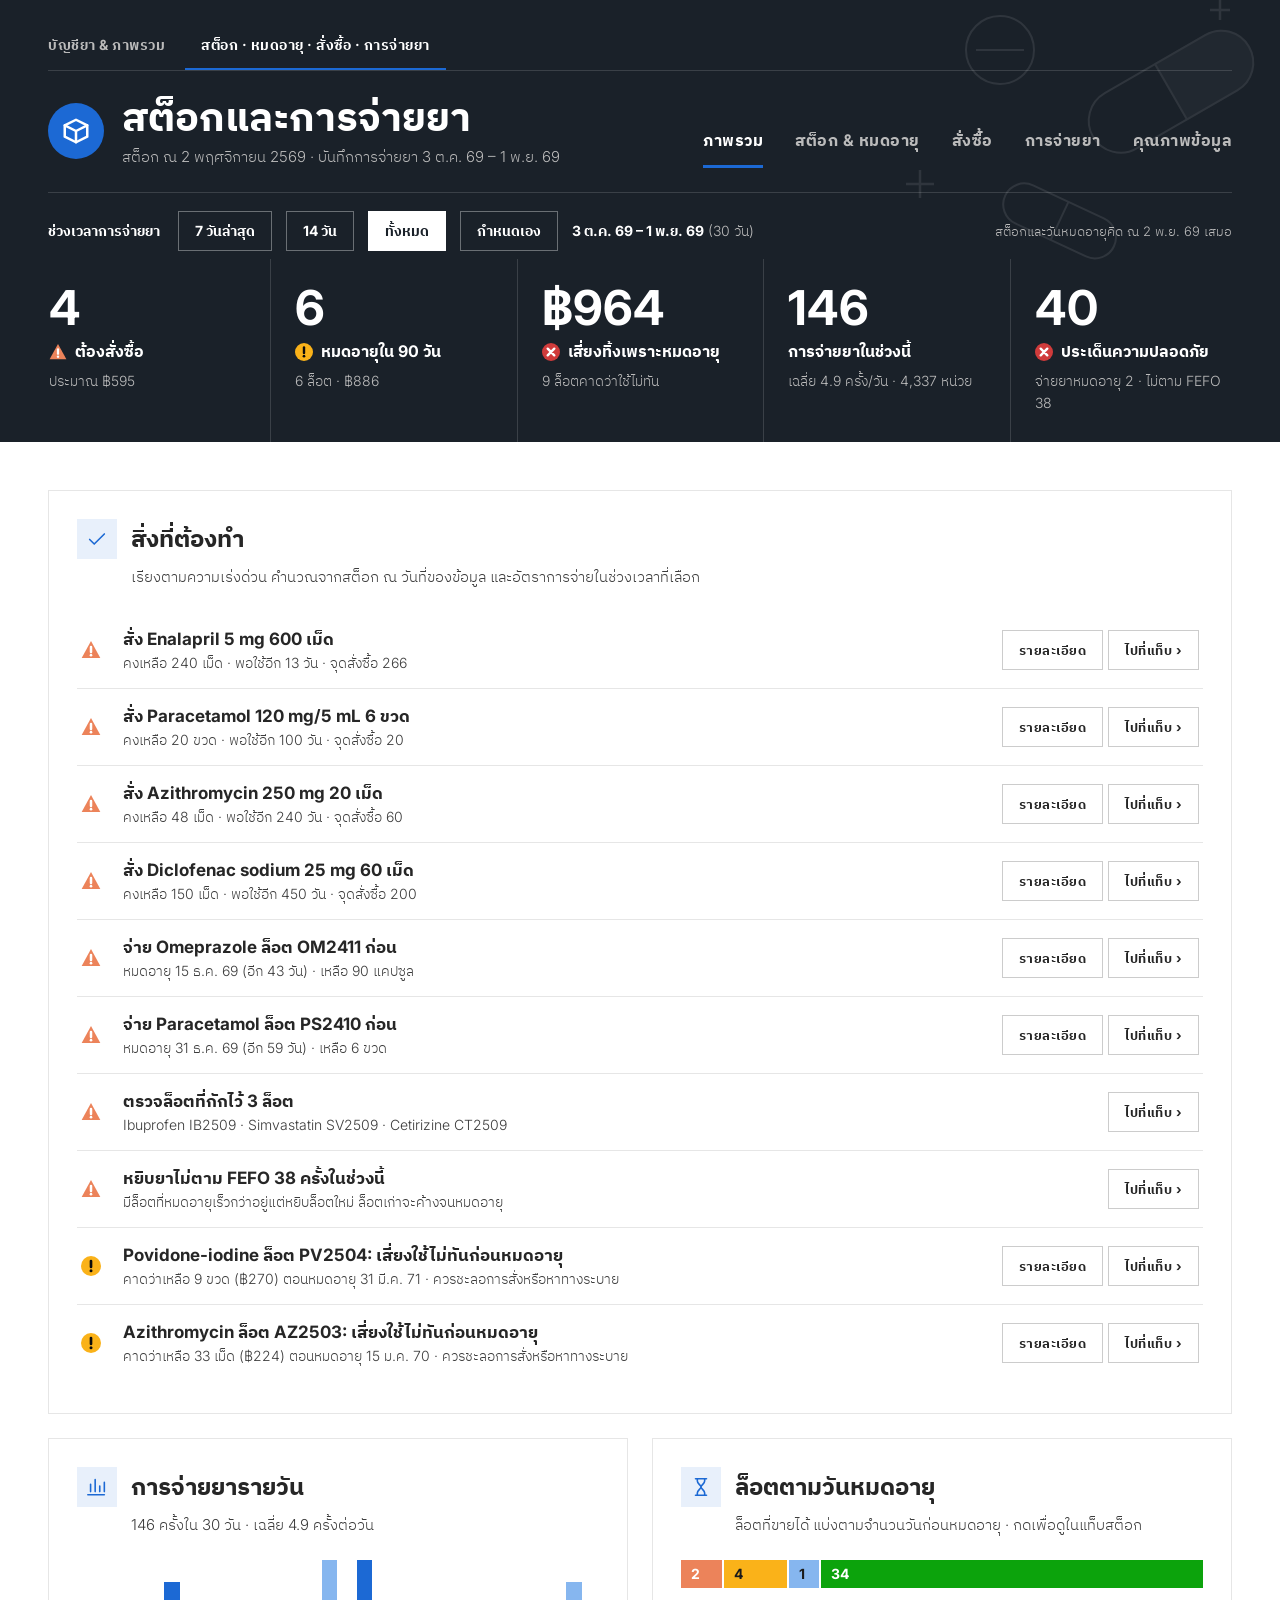
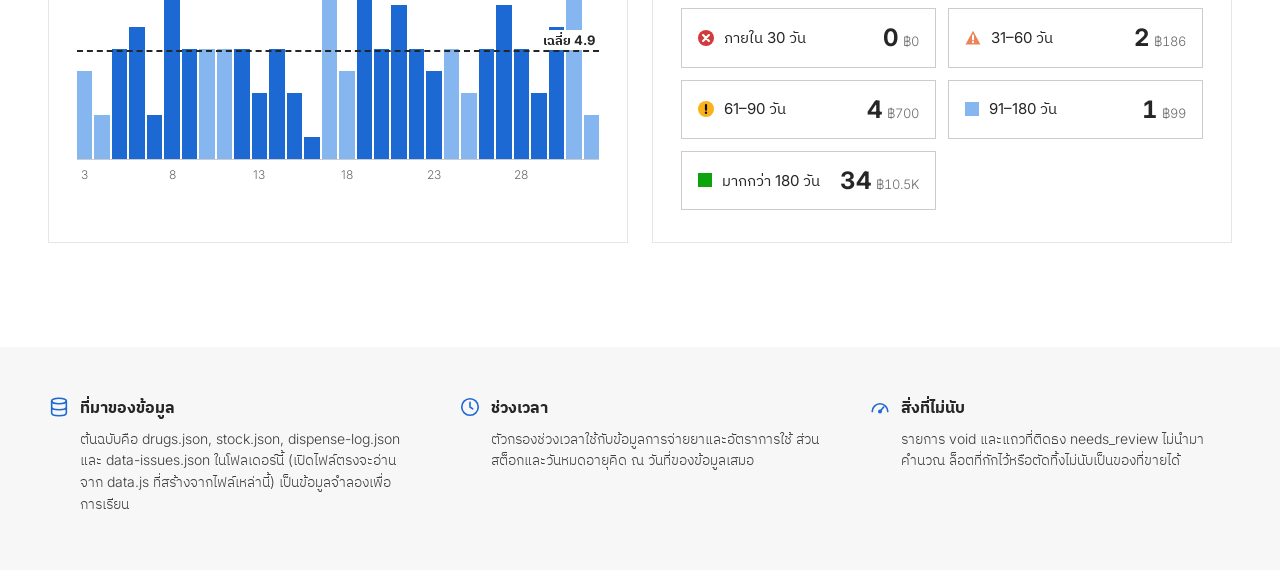
<file: dashboard02/index.html>
<!doctype html>
<html lang="th">
<head>
<meta charset="utf-8">
<meta name="viewport" content="width=device-width, initial-scale=1">
<title>สต็อกและการจ่ายยา</title>
<link rel="preconnect" href="https://fonts.googleapis.com">
<link rel="preconnect" href="https://fonts.gstatic.com" crossorigin>
<link href="https://fonts.googleapis.com/css2?family=IBM+Plex+Sans+Thai:wght@300;400;700&family=Inter:wght@300;400;700&display=swap" rel="stylesheet">
<link rel="stylesheet" href="../shared/theme.css">
<style>
/* ---------- เฉพาะหน้านี้ ---------- */
.switch { overflow-x: auto; scrollbar-width: none; }
.switch::-webkit-scrollbar { display: none; }
.switch button { white-space: nowrap; }

.period { display: flex; flex-wrap: wrap; align-items: center; gap: 10px 14px; margin-top: 24px; padding-top: 18px; border-top: 1px solid rgba(255, 255, 255, .14); }
.period-label { font-size: 14px; font-weight: 700; color: var(--on-dark); margin-right: 4px; }
.period .chip {
  font-size: 14px; font-weight: 700; height: 40px; padding: 0 16px; cursor: pointer;
  background: transparent; color: var(--on-dark); border: 1px solid rgba(255, 255, 255, .35);
}
.period .chip:hover { border-color: var(--on-dark); }
.period .chip[aria-pressed="true"] { background: var(--on-dark); color: var(--surface-dark); border-color: var(--on-dark); }
.period input[type="date"] {
  font: inherit; font-size: 14px; height: 40px; padding: 0 10px; color: var(--on-dark); background: transparent;
  border: 1px solid rgba(255, 255, 255, .35); color-scheme: dark;
}
.period-range { font-size: 14px; font-weight: 300; color: var(--on-dark-soft); }
.period-range b { color: var(--on-dark); }
.period-note { font-size: 13px; font-weight: 300; color: var(--on-dark-soft); margin-left: auto; }

/* กราฟแท่งแนวตั้งรายวัน */
.cols { display: flex; align-items: flex-end; gap: 2px; height: 200px; border-bottom: 1px solid var(--hairline-strong); position: relative; }
.cols .col { flex: 1 1 0; min-width: 0; height: 100%; display: flex; align-items: flex-end; cursor: default; }
.cols .col i { display: block; width: 100%; max-width: 24px; margin: 0 auto; background: var(--series-1); }
.cols .col.weekend i { background: var(--seq-3); }
.key-sw { flex: none; }
.cols .col:hover i { background: var(--primary-active); }
.cols .avg { position: absolute; left: 0; right: 0; border-top: 2px dashed var(--ink); pointer-events: none; }
.cols .avg span { position: absolute; right: 0; top: -22px; font-size: 13px; font-weight: 700; background: var(--canvas); padding: 0 4px; }
.cols-axis { display: flex; gap: 2px; margin-top: 6px; font-size: 12px; font-weight: 300; color: var(--muted); }
.cols-axis span { flex: 1 1 0; min-width: 0; text-align: center; white-space: nowrap; overflow: visible; }

/* รายการสิ่งที่ต้องทำ */
.actions { list-style: none; margin: 0; padding: 0; }
.actions li { display: grid; grid-template-columns: 28px 1fr auto; gap: 14px; align-items: center; padding: 14px 4px; border-bottom: 1px solid var(--hairline); }
.actions li:last-child { border-bottom: 0; }
.actions .a-title { font-weight: 700; }
.actions .a-sub { font-size: 14px; font-weight: 300; color: var(--body); }
.actions .ico { width: 20px; height: 20px; }
.go {
  font-size: 13px; font-weight: 700; letter-spacing: .5px; border: 1px solid var(--hairline-strong); background: var(--canvas);
  height: 40px; padding: 0 16px; cursor: pointer; white-space: nowrap;
}
.go:hover { border-color: var(--ink); }

/* ไทม์ไลน์ล็อต */
.chips { display: flex; flex-wrap: wrap; gap: 8px; margin-bottom: 16px; }
.chips button {
  font-size: 14px; height: 40px; padding: 0 14px; cursor: pointer; background: var(--canvas);
  border: 1px solid var(--hairline-strong); display: inline-flex; align-items: center; gap: 8px;
}
.chips button[aria-pressed="true"] { background: var(--ink); color: var(--canvas); border-color: var(--ink); }
.chips button small { font-weight: 300; opacity: .8; }
.gantt-row {
  display: grid; grid-template-columns: minmax(150px, 26%) 1fr 8.5em; gap: 14px; align-items: center;
  padding: 6px 8px; border-bottom: 1px solid var(--hairline); cursor: pointer;
}
.gantt-row:hover { background: var(--surface-soft); }
.gantt-track { position: relative; height: 22px; }
.gantt-track .tick { position: absolute; top: -6px; bottom: -6px; width: 1px; background: var(--hairline); }
.gantt-track .use { position: absolute; top: 7px; height: 8px; background: var(--seq-2); }
.gantt-track .waste { position: absolute; top: 7px; height: 8px; background: color-mix(in srgb, var(--critical) 55%, transparent); }
.gantt-track .exp { position: absolute; top: 50%; width: 14px; height: 14px; margin: -7px 0 0 -7px; border-radius: 50%; box-shadow: 0 0 0 2px var(--canvas); }
.gantt-axis { display: grid; grid-template-columns: minmax(150px, 26%) 1fr 8.5em; gap: 14px; padding: 8px 8px 0; }
.gantt-axis .ticks { position: relative; height: 20px; font-size: 12px; font-weight: 300; color: var(--muted); }
.gantt-axis .ticks span { position: absolute; transform: translateX(-50%); white-space: nowrap; }
.gantt-axis .ticks span:first-child { transform: none; }
.gantt-more { margin-top: 12px; }

/* ตั้งค่าการสั่งซื้อ */
.settings { display: flex; flex-wrap: wrap; gap: 16px 28px; align-items: flex-end; }
.settings label { display: grid; gap: 6px; font-size: 14px; font-weight: 700; }
.settings label span { font-weight: 300; color: var(--muted); font-size: 13px; }
.settings input {
  font: inherit; font-size: 16px; width: 7em; height: 48px; padding: 0 12px; border: 1px solid var(--hairline-strong);
  background: var(--canvas); color: var(--ink); text-align: right; font-variant-numeric: tabular-nums;
}
.settings input:focus { outline: none; border-color: var(--ink); box-shadow: inset 0 0 0 1px var(--ink); }
.formula { font-size: 14px; font-weight: 300; color: var(--body); background: var(--surface-soft); padding: 14px 18px; margin-top: 20px; line-height: 1.7; }
.formula b { font-weight: 700; }

/* ตัวเลขย่อยในการ์ด */
.mini-kpis { display: flex; flex-wrap: wrap; border-top: 1px solid var(--hairline); border-bottom: 1px solid var(--hairline); margin-bottom: 20px; }
.mini-kpis > div { padding: 14px 28px 14px 0; margin-right: 28px; border-right: 1px solid var(--hairline); }
.mini-kpis > div:last-child { border-right: 0; }
.mini-kpis b { display: block; font-size: 28px; line-height: 1.15; }
.mini-kpis span { font-size: 14px; font-weight: 300; color: var(--muted); }

.tag { display: inline-block; font-size: 12px; font-weight: 700; padding: 2px 8px; border: 1px solid var(--hairline-strong); white-space: nowrap; }
.tag.warn { border-color: var(--serious); color: var(--ink); background: color-mix(in srgb, var(--serious) 14%, transparent); }
.tag.info { border-color: var(--primary); background: var(--accent-soft); }
.muted { color: var(--muted); font-weight: 300; }
.note-line { font-size: 14px; font-weight: 300; color: var(--body); margin: 14px 0 0; }
.drawer table.data { font-size: 14px; }
.drawer .data th, .drawer .data td { padding: 8px 10px; }

@media (max-width: 640px) {
  .period-note { margin-left: 0; width: 100%; }
  .gantt-row, .gantt-axis { grid-template-columns: minmax(96px, 34%) 1fr 5.5em; gap: 8px; }
  .gantt-row .bar-value small { display: none; }
  .actions li { grid-template-columns: 22px 1fr; }
  .actions .go { grid-column: 2; justify-self: start; }
  .mini-kpis > div { padding-right: 18px; margin-right: 18px; }
  .cols { height: 160px; }
}
</style>
</head>
<body>
<svg width="0" height="0" style="position:absolute" aria-hidden="true">
  <defs>
    <symbol id="i-box" viewBox="0 0 24 24"><path d="M3 7.5l9-4.5 9 4.5v9L12 21l-9-4.5z"/><path d="M3 7.5l9 4.5 9-4.5M12 12v9"/></symbol>
    <symbol id="i-cart" viewBox="0 0 24 24"><path d="M2.5 4h2.6l2.3 11h10.8l2.3-8H6.2"/><circle cx="9" cy="19.5" r="1.4"/><circle cx="17" cy="19.5" r="1.4"/></symbol>
    <symbol id="i-grid" viewBox="0 0 24 24"><path d="M4 4h7v7H4zM13 4h7v7h-7zM4 13h7v7H4zM13 13h7v7h-7z"/></symbol>
    <symbol id="i-hourglass" viewBox="0 0 24 24"><path d="M6 3h12M6 21h12M8 3v2.5c0 3 4 4.5 4 6.5 0-2 4-3.5 4-6.5V3M8 21v-2.5c0-3 4-4.5 4-6.5 0 2 4 3.5 4 6.5V21"/></symbol>
    <symbol id="i-clipboard" viewBox="0 0 24 24"><path d="M6 4.5h12V21H6z"/><path d="M9 3h6v3H9zM9 10.5h6M9 14h6M9 17.5h3.5"/></symbol>
    <symbol id="i-bars" viewBox="0 0 24 24"><path d="M3 20.5h18M6 17V9M11 17V4M16 17v-6M21 17V7" transform="translate(-1 0)"/></symbol>
    <symbol id="i-list" viewBox="0 0 24 24"><path d="M9 6h12M9 12h12M9 18h12"/><circle cx="4.5" cy="6" r="1"/><circle cx="4.5" cy="12" r="1"/><circle cx="4.5" cy="18" r="1"/></symbol>
    <symbol id="i-db" viewBox="0 0 24 24"><ellipse cx="12" cy="5.5" rx="8" ry="3"/><path d="M4 5.5v13c0 1.7 3.6 3 8 3s8-1.3 8-3v-13M4 12c0 1.7 3.6 3 8 3s8-1.3 8-3"/></symbol>
    <symbol id="i-gauge" viewBox="0 0 24 24"><path d="M3.5 17a8.5 8.5 0 1 1 17 0"/><path d="M12 17l4-5"/><circle cx="12" cy="17" r="1.3"/></symbol>
    <symbol id="i-check" viewBox="0 0 24 24"><path d="M4 12.5l5 5L20 6.5"/></symbol>
    <symbol id="i-shield" viewBox="0 0 24 24"><path d="M12 3l8 3v6c0 4.5-3.4 8-8 9-4.6-1-8-4.5-8-9V6z"/><path d="M12 8v5M12 16v.5"/></symbol>
    <symbol id="i-user" viewBox="0 0 24 24"><circle cx="12" cy="8" r="4"/><path d="M4 21c0-4 3.6-7 8-7s8 3 8 7"/></symbol>
    <symbol id="i-clock" viewBox="0 0 24 24"><circle cx="12" cy="12" r="9"/><path d="M12 7v5l3 2"/></symbol>
    <symbol id="i-sliders" viewBox="0 0 24 24"><path d="M4 6h10M18 6h2M4 12h4M12 12h8M4 18h12M20 18h0"/><circle cx="16" cy="6" r="2"/><circle cx="10" cy="12" r="2"/><circle cx="18" cy="18" r="2"/></symbol>
  </defs>
</svg>

<div class="band">
  <svg class="band-art" viewBox="0 0 620 340" fill="none" stroke="currentColor" stroke-width="2" aria-hidden="true">
    <g transform="rotate(-30 470 120)"><rect x="380" y="90" width="180" height="64" rx="32"/><path d="M470 90v64"/><path d="M470 90h58a32 32 0 0 1 0 64h-58z" fill="currentColor" opacity=".35"/></g>
    <circle cx="300" cy="80" r="34"/><path d="M276 80h48"/>
    <g transform="rotate(25 360 250)"><rect x="300" y="230" width="120" height="42" rx="21"/><path d="M360 230v42"/></g>
    <path d="M220 200v28M206 214h28M520 30v20M510 40h20" stroke-width="2.5"/>
  </svg>
  <div class="band-in">
    <nav class="site-nav" aria-label="เมนูหลัก">
      <a href="../dashboard01/index.html">บัญชียา &amp; ภาพรวม</a>
      <a href="index.html" aria-current="page">สต็อก · หมดอายุ · สั่งซื้อ · การจ่ายยา</a>
    </nav>
    <header>
      <div class="brand">
        <div class="brand-icon" aria-hidden="true">
          <svg viewBox="0 0 24 24" fill="none" stroke="#fff" stroke-width="2" stroke-linecap="round" stroke-linejoin="round">
            <path d="M3 7.5l9-4.5 9 4.5v9L12 21l-9-4.5z"/><path d="M3 7.5l9 4.5 9-4.5M12 12v9"/>
          </svg>
        </div>
        <div>
          <h1>สต็อกและการจ่ายยา</h1>
          <p class="sub" id="asof">กำลังโหลดข้อมูล…</p>
        </div>
      </div>
      <div class="switch" role="tablist" aria-label="หัวข้อ">
        <button type="button" role="tab" data-tab="overview" aria-pressed="true">ภาพรวม</button>
        <button type="button" role="tab" data-tab="stock" aria-pressed="false">สต็อก &amp; หมดอายุ</button>
        <button type="button" role="tab" data-tab="order" aria-pressed="false">สั่งซื้อ</button>
        <button type="button" role="tab" data-tab="dispense" aria-pressed="false">การจ่ายยา</button>
        <button type="button" role="tab" data-tab="quality" aria-pressed="false">คุณภาพข้อมูล</button>
      </div>
    </header>

    <div class="period" role="group" aria-label="ช่วงเวลาการจ่ายยา">
      <span class="period-label">ช่วงเวลาการจ่ายยา</span>
      <button type="button" class="chip" data-preset="7">7 วันล่าสุด</button>
      <button type="button" class="chip" data-preset="14">14 วัน</button>
      <button type="button" class="chip" data-preset="all">ทั้งหมด</button>
      <button type="button" class="chip" data-preset="custom">กำหนดเอง</button>
      <span id="custom-range" hidden>
        <input type="date" id="d-start" aria-label="วันเริ่ม"> – <input type="date" id="d-end" aria-label="วันสิ้นสุด">
      </span>
      <span class="period-range" id="period-range"></span>
      <span class="period-note" id="period-note"></span>
    </div>

    <div class="kpis" id="kpis"></div>
  </div>
</div>

<main class="wrap">
  <!-- ================= ภาพรวม ================= -->
  <section data-panel="overview">
    <div class="card full section-gap">
      <div class="card-head"><div>
        <h2><svg class="h-ico" aria-hidden="true"><use href="#i-check"/></svg>สิ่งที่ต้องทำ</h2>
        <p class="desc">เรียงตามความเร่งด่วน คำนวณจากสต็อก ณ วันที่ของข้อมูล และอัตราการจ่ายในช่วงเวลาที่เลือก</p>
      </div></div>
      <ul class="actions" id="actions"></ul>
    </div>
    <div class="grid">
      <div class="card">
        <div class="card-head"><div>
          <h2><svg class="h-ico" aria-hidden="true"><use href="#i-bars"/></svg>การจ่ายยารายวัน</h2>
          <p class="desc" id="ov-daily-desc"></p>
        </div></div>
        <div id="ov-daily"></div>
      </div>
      <div class="card">
        <div class="card-head"><div>
          <h2><svg class="h-ico" aria-hidden="true"><use href="#i-hourglass"/></svg>ล็อตตามวันหมดอายุ</h2>
          <p class="desc">ล็อตที่ขายได้ แบ่งตามจำนวนวันก่อนหมดอายุ · กดเพื่อดูในแท็บสต็อก</p>
        </div></div>
        <div class="seg" id="ov-exp-seg" role="img"></div>
        <div class="seg-legend" id="ov-exp-legend"></div>
      </div>
    </div>
  </section>

  <!-- ================= สต็อก & หมดอายุ ================= -->
  <section data-panel="stock" hidden>
    <div class="card full section-gap">
      <div class="card-head"><div>
        <h2><svg class="h-ico" aria-hidden="true"><use href="#i-hourglass"/></svg>ไทม์ไลน์ล็อต: หมดอายุเมื่อไร ใช้หมดเมื่อไร</h2>
        <p class="desc">แถบฟ้า = ช่วงที่คาดว่าจะใช้ล็อตนี้ (ตามอัตราการจ่ายในช่วงเวลาที่เลือก หยิบล็อตที่หมดอายุก่อนก่อน) · จุด = วันหมดอายุ · แถบแดง = ส่วนที่ยังใช้ไม่หมดตอนหมดอายุ</p>
      </div></div>
      <div class="chips" id="tl-chips"></div>
      <div id="gantt"></div>
      <div class="chart-key" id="gantt-key"></div>
    </div>
    <div class="card full">
      <div class="card-head"><div>
        <h2><svg class="h-ico" aria-hidden="true"><use href="#i-list"/></svg>ล็อตทั้งหมด</h2>
        <p class="desc">รวมล็อตที่กักไว้ ตัดทิ้ง และหมดแล้ว · กดแถวเพื่อดูรายละเอียดยา</p>
      </div></div>
      <div class="mini-kpis" id="lot-kpis"></div>
      <div class="toolbar">
        <input type="search" id="lot-q" placeholder="ค้นหาชื่อยา SKU หรือเลขล็อต" aria-label="ค้นหาล็อต">
        <select id="lot-status" aria-label="กรองสถานะล็อต"></select>
        <span class="count" id="lot-count"></span>
      </div>
      <div class="table-wrap tall"><table class="data" id="lot-table"></table></div>
    </div>
  </section>

  <!-- ================= สั่งซื้อ ================= -->
  <section data-panel="order" hidden>
    <div class="card full section-gap">
      <div class="card-head"><div>
        <h2><svg class="h-ico" aria-hidden="true"><use href="#i-sliders"/></svg>ตั้งค่าการสั่งซื้อ</h2>
        <p class="desc">ปรับได้ ตัวเลขทั้งแท็บจะคำนวณใหม่ทันที</p>
      </div></div>
      <div class="settings">
        <label>รอของ (วัน)<span>สั่งแล้วกี่วันของมาถึง</span><input type="number" id="s-lead" min="0" max="60" value="7"></label>
        <label>สำรองเผื่อ (วัน)<span>กันยอดจ่ายผันผวน</span><input type="number" id="s-safety" min="0" max="60" value="7"></label>
        <label>สั่งพอใช้ (วัน)<span>แต่ละรอบสั่งให้พอใช้กี่วัน</span><input type="number" id="s-cycle" min="7" max="180" value="30"></label>
      </div>
      <div class="formula" id="formula"></div>
    </div>
    <div class="grid">
      <div class="card">
        <div class="card-head"><div>
          <h2><svg class="h-ico" aria-hidden="true"><use href="#i-clock"/></svg>พอใช้อีกกี่วัน</h2>
          <p class="desc" id="cover-desc"></p>
        </div></div>
        <div class="bars" id="cover-bars" style="--val-w: 6.5em"></div>
        <div class="chart-key" id="cover-key"></div>
      </div>
      <div class="card">
        <div class="card-head"><div>
          <h2><svg class="h-ico" aria-hidden="true"><use href="#i-box"/></svg>ไม่มีการจ่ายในช่วงนี้</h2>
          <p class="desc">ยาที่มีของแต่ไม่ถูกจ่ายเลยในช่วงเวลาที่เลือก ควรชะลอการสั่ง</p>
        </div></div>
        <div class="table-wrap"><table class="data" id="idle-table"></table></div>
      </div>
    </div>
    <div class="card full" id="po-card">
      <div class="card-head">
        <div>
          <h2><svg class="h-ico" aria-hidden="true"><use href="#i-clipboard"/></svg>ใบสั่งซื้อแนะนำ</h2>
          <p class="desc">ยาที่คงเหลือถึงจุดสั่งซื้อแล้ว · แก้จำนวนสั่งได้ในช่อง</p>
        </div>
        <button type="button" class="btn" id="po-csv">⬇ ดาวน์โหลด CSV</button>
      </div>
      <div class="po-sum">
        <div><div class="lbl">ค่าใช้จ่ายโดยประมาณ</div><div class="big" id="po-total"></div></div>
        <div><div class="lbl">จำนวนรายการ</div><div class="big" id="po-count"></div></div>
      </div>
      <div class="table-wrap"><table class="data" id="po-table"></table></div>
    </div>
  </section>

  <!-- ================= การจ่ายยา ================= -->
  <section data-panel="dispense" hidden>
    <div class="card full section-gap">
      <div class="card-head"><div>
        <h2><svg class="h-ico" aria-hidden="true"><use href="#i-bars"/></svg>จำนวนครั้งที่จ่ายยารายวัน</h2>
        <p class="desc" id="daily-desc"></p>
      </div></div>
      <div id="daily"></div>
      <div class="chart-key">
        <span><i class="key-sw" style="background:var(--series-1)"></i>วันธรรมดา</span>
        <span><i class="key-sw" style="background:var(--seq-3)"></i>เสาร์–อาทิตย์</span>
        <span><i class="key-line" style="height:2px;width:18px;border-top:2px dashed var(--ink);background:none"></i>ค่าเฉลี่ยต่อวัน</span>
      </div>
    </div>
    <div class="grid">
      <div class="card">
        <div class="card-head"><div>
          <h2><svg class="h-ico" aria-hidden="true"><use href="#i-grid"/></svg>ช่วงไหนคนมามาก</h2>
          <p class="desc">จำนวนครั้งที่จ่าย แยกตามวันในสัปดาห์และชั่วโมง</p>
        </div></div>
        <div class="hm-wrap"><table class="hm" id="hm-week"></table></div>
        <div class="hm-key" id="hm-week-key"></div>
      </div>
      <div class="card">
        <div class="card-head"><div>
          <h2><svg class="h-ico" aria-hidden="true"><use href="#i-cart"/></svg>ยาที่จ่ายบ่อย 10 อันดับ</h2>
          <p class="desc">เรียงตามจำนวนครั้ง · ตัวเลขเล็กคือจำนวนหน่วยรวม</p>
        </div></div>
        <div class="bars" id="top-bars" style="--val-w: 8em"></div>
      </div>
      <div class="card">
        <div class="card-head"><div>
          <h2><svg class="h-ico" aria-hidden="true"><use href="#i-user"/></svg>เภสัชกร</h2>
          <p class="desc">ปริมาณงานและประเด็นความปลอดภัยในช่วงเวลาที่เลือก</p>
        </div></div>
        <div class="table-wrap"><table class="data" id="rx-table"></table></div>
      </div>
      <div class="card" id="safety-card">
        <div class="card-head"><div>
          <h2><svg class="h-ico" aria-hidden="true"><use href="#i-shield"/></svg>ความปลอดภัย</h2>
          <p class="desc">จ่ายยาจากล็อตหมดอายุ และการหยิบไม่ตามหลัก FEFO (ล็อตที่หมดอายุก่อนต้องจ่ายก่อน)</p>
        </div></div>
        <div id="incidents"></div>
        <div class="bars" id="fefo-bars" style="--val-w: 5em"></div>
        <p class="note-line" id="fefo-note"></p>
      </div>
    </div>
    <div class="card full" id="log-card">
      <div class="card-head"><div>
        <h2><svg class="h-ico" aria-hidden="true"><use href="#i-list"/></svg>รายการจ่ายยา</h2>
        <p class="desc">เฉพาะช่วงเวลาที่เลือก · กดแถวเพื่อดูรายละเอียดยา</p>
      </div></div>
      <div class="toolbar">
        <input type="search" id="log-q" placeholder="ค้นหายา SKU ล็อต หรือรหัสผู้ป่วย" aria-label="ค้นหารายการจ่ายยา">
        <select id="log-rx" aria-label="กรองเภสัชกร"></select>
        <select id="log-type" aria-label="กรองชนิดรายการ">
          <option value="">ทุกรายการ</option>
          <option value="dispense">จ่ายยา (ใช้คำนวณ)</option>
          <option value="fefo">หยิบไม่ตาม FEFO</option>
          <option value="incident">มีรายงานเหตุการณ์</option>
          <option value="void">ยกเลิก (void)</option>
          <option value="review">ติดธงรอตรวจ</option>
        </select>
        <button type="button" class="link-btn" id="log-clear">ล้างตัวกรอง</button>
        <span class="count" id="log-count"></span>
      </div>
      <div class="table-wrap tall"><table class="data" id="log-table"></table></div>
    </div>
  </section>

  <!-- ================= คุณภาพข้อมูล ================= -->
  <section data-panel="quality" hidden>
    <div class="card full section-gap">
      <div class="card-head"><div>
        <h2><svg class="h-ico" aria-hidden="true"><use href="#i-shield"/></svg>แถวที่ติดธง</h2>
        <p class="desc">needs_review = ยังไม่รู้ค่าที่ถูก ไม่นำไปคำนวณ · inferred = แก้จากหลักฐานในข้อมูล ใช้คำนวณได้แต่ควรยืนยัน</p>
      </div></div>
      <div class="mini-kpis" id="q-kpis"></div>
      <div class="table-wrap"><table class="data" id="q-flags"></table></div>
    </div>
    <div class="card full">
      <div class="card-head"><div>
        <h2><svg class="h-ico" aria-hidden="true"><use href="#i-db"/></svg>บันทึกการคลีนข้อมูล</h2>
        <p class="desc">จาก data-issues.json ที่สร้างโดย clean_fix.py</p>
      </div></div>
      <div class="table-wrap"><table class="data" id="q-log"></table></div>
    </div>
  </section>
</main>

<footer class="foot">
  <div class="wrap">
    <div><h3><svg class="f-ico" aria-hidden="true"><use href="#i-db"/></svg>ที่มาของข้อมูล</h3><p>ต้นฉบับคือ drugs.json, stock.json, dispense-log.json และ data-issues.json ในโฟลเดอร์นี้ (เปิดไฟล์ตรงจะอ่านจาก data.js ที่สร้างจากไฟล์เหล่านี้) เป็นข้อมูลจำลองเพื่อการเรียน</p></div>
    <div><h3><svg class="f-ico" aria-hidden="true"><use href="#i-clock"/></svg>ช่วงเวลา</h3><p>ตัวกรองช่วงเวลาใช้กับข้อมูลการจ่ายยาและอัตราการใช้ ส่วนสต็อกและวันหมดอายุคิด ณ วันที่ของข้อมูลเสมอ</p></div>
    <div><h3><svg class="f-ico" aria-hidden="true"><use href="#i-gauge"/></svg>สิ่งที่ไม่นับ</h3><p>รายการ void และแถวที่ติดธง needs_review ไม่นำมาคำนวณ ล็อตที่กักไว้หรือตัดทิ้งไม่นับเป็นของที่ขายได้</p></div>
  </div>
</footer>

<div class="overlay" id="overlay" hidden></div>
<aside class="drawer" id="drawer" role="dialog" aria-modal="true" aria-labelledby="dr-title" hidden>
  <button type="button" class="drawer-close" id="dr-close" aria-label="ปิด">×</button>
  <div id="dr-body"></div>
</aside>
<div id="tip" role="tooltip"></div>

<script src="data.js"></script>
<script src="../shared/pharma-data.js"></script>
<script>
PharmaData.load('./', {
  drugs: 'drugs.json', stock: 'stock.json', log: 'dispense-log.json', issues: 'data-issues.json?'
}).then(function (RAW) {
  'use strict';
  const DAY = 86400000;

  // ================= ตัวช่วย =================
  const $ = (id) => document.getElementById(id);
  const esc = (s) => String(s == null ? '' : s).replace(/[&<>"']/g, c => ({ '&': '&amp;', '<': '&lt;', '>': '&gt;', '"': '&quot;', "'": '&#39;' }[c]));
  const nf = new Intl.NumberFormat('th-TH');
  const fmt = (n) => nf.format(Math.round(n));
  const fmt1 = (n) => n.toLocaleString('th-TH', { maximumFractionDigits: 1 });
  const baht = (n) => '฿' + fmt(n);
  const bahtC = (n) => n >= 1e6 ? '฿' + (n / 1e6).toFixed(2) + 'M' : n >= 1e4 ? '฿' + (n / 1e3).toFixed(1) + 'K' : baht(n);
  const money = (n) => n.toLocaleString('th-TH', { minimumFractionDigits: 2, maximumFractionDigits: 2 });
  const D = (iso) => new Date(iso.slice(0, 10) + 'T00:00:00');
  const iso = (d) => `${d.getFullYear()}-${String(d.getMonth() + 1).padStart(2, '0')}-${String(d.getDate()).padStart(2, '0')}`;
  const addDays = (d, n) => new Date(d.getTime() + n * DAY);
  const diffDays = (a, b) => Math.round((b - a) / DAY);
  const thShort = (d) => d.toLocaleDateString('th-TH', { day: 'numeric', month: 'short', year: '2-digit' });
  const thDM = (d) => d.toLocaleDateString('th-TH', { day: 'numeric', month: 'short' });
  const thLong = (d) => d.toLocaleDateString('th-TH', { day: 'numeric', month: 'long', year: 'numeric' });
  const sstr = (s) => String(s).split(',')[0];
  const svgUse = (id, cls = 'ico') => `<svg class="${cls}" style="fill:none;stroke:currentColor;stroke-width:1.9;stroke-linecap:round;stroke-linejoin:round" aria-hidden="true"><use href="#${id}"/></svg>`;
  const store = {
    get(k, d) { try { const v = localStorage.getItem('rx02-' + k); return v == null ? d : JSON.parse(v); } catch (e) { return d; } },
    set(k, v) { try { localStorage.setItem('rx02-' + k, JSON.stringify(v)); } catch (e) {} }
  };

  const UNIT_TH = { tablet: 'เม็ด', capsule: 'แคปซูล', bottle: 'ขวด', tube: 'หลอด', inhaler: 'หลอดพ่น', sachet: 'ซอง', pack: 'แผง', suppository: 'แท่ง', nebule: 'หลอด' };
  const unit = (d) => UNIT_TH[d.unit] || d.unit;
  const ICO = {
    critical: '<svg class="ico" viewBox="0 0 12 12" aria-hidden="true"><circle cx="6" cy="6" r="6" fill="var(--critical)"/><path d="M3.8 3.8l4.4 4.4M8.2 3.8L3.8 8.2" stroke="#fff" stroke-width="1.6" stroke-linecap="round"/></svg>',
    serious: '<svg class="ico" viewBox="0 0 12 12" aria-hidden="true"><path d="M6 .6l5.6 10.2H.4z" fill="var(--serious)"/><path d="M6 4.2v3" stroke="#fff" stroke-width="1.5" stroke-linecap="round"/><circle cx="6" cy="9.1" r=".8" fill="#fff"/></svg>',
    warning: '<svg class="ico" viewBox="0 0 12 12" aria-hidden="true"><circle cx="6" cy="6" r="6" fill="var(--warning)"/><path d="M6 3v3.6" stroke="#0b0b0b" stroke-width="1.6" stroke-linecap="round"/><circle cx="6" cy="8.8" r=".9" fill="#0b0b0b"/></svg>',
    good: '<svg class="ico" viewBox="0 0 12 12" aria-hidden="true"><circle cx="6" cy="6" r="6" fill="var(--good)"/><path d="M3.3 6.2l1.8 1.8 3.6-3.8" stroke="#fff" stroke-width="1.6" fill="none" stroke-linecap="round" stroke-linejoin="round"/></svg>',
    info: '<svg class="ico" viewBox="0 0 12 12" aria-hidden="true"><circle cx="6" cy="6" r="6" fill="var(--primary)"/><path d="M6 5.2v3.6" stroke="#fff" stroke-width="1.6" stroke-linecap="round"/><circle cx="6" cy="3.4" r=".9" fill="#fff"/></svg>'
  };

  // ================= ข้อมูล =================
  const drugs = Object.fromEntries(RAW.drugs.items.map(d => [d.sku, d]));
  const AS_OF = D(RAW.stock.meta.as_of);
  const isFlagged = (r) => r.review && r.review.status === 'needs_review';

  const lots = RAW.stock.items.map(l => {
    const x = Object.assign({}, l);
    x.drug = drugs[l.sku] || { sku: l.sku, generic_name: l.sku, strength: '', unit: 'tablet', category: '–', reorder_level: 0 };
    x.expD = l.expiry ? D(l.expiry) : null;
    x.recD = D(l.received_date);
    x.days = x.expD ? diffDays(AS_OF, x.expD) : null;
    x.sellable = l.status === 'active' && l.qty_on_hand > 0;
    x.value = l.qty_on_hand * l.unit_cost;
    return x;
  });
  const lotKey = (sku, lot) => sku + '|' + lot;
  const lotBy = Object.fromEntries(lots.map(l => [lotKey(l.sku, l.lot), l]));

  const log = RAW.log.items.map(r => {
    const x = Object.assign({}, r);
    x.dt = new Date(r.datetime);
    x.day = iso(x.dt);
    x.drug = drugs[r.sku];
    x.lotRow = lotBy[lotKey(r.sku, r.lot)];
    x.valid = r.type === 'dispense' && !isFlagged(r) && Number.isInteger(r.qty) && r.qty > 0;
    return x;
  });
  // FEFO: มีล็อตอื่นของยาเดียวกันที่รับเข้าแล้ว ยังไม่หมดอายุ หมดอายุเร็วกว่า และยังมีของ แต่ไปหยิบล็อตนี้
  log.forEach(r => {
    r.fefoAlt = [];
    if (!r.valid || !r.lotRow || !r.lotRow.expD) return;
    const d = D(r.day);
    r.fefoAlt = lots.filter(l => l.sku === r.sku && l.lot !== r.lot && l.expD && !isFlagged(l)
      && l.recD <= d && l.expD >= d && l.expD < r.lotRow.expD
      && (l.qty_on_hand > 0 || (l.written_off_qty || 0) > 0)).map(l => l.lot);
    r.expiredLot = r.lotRow.expD < d;
  });
  const validDays = log.filter(r => r.valid).map(r => r.day).sort();
  const LOG_START = D(validDays[0]);
  const LOG_END = D(validDays[validDays.length - 1]);
  const skusWithStock = [...new Set(lots.map(l => l.sku))];

  // ================= สถานะ =================
  const state = {
    tab: store.get('tab', 'overview'),
    preset: store.get('preset', 'all'),
    start: null, end: null,
    lead: store.get('lead', 7), safety: store.get('safety', 7), cycle: store.get('cycle', 30),
    tlFilter: 'risk', tlAll: false,
    poQty: {}, poEdited: {}
  };
  function setPreset(p, s, e) {
    state.preset = p;
    if (p === 'all') { state.start = LOG_START; state.end = LOG_END; }
    else if (p === 'custom') {
      state.start = s || state.start || LOG_START; state.end = e || state.end || LOG_END;
      if (state.start > state.end) [state.start, state.end] = [state.end, state.start];
    } else {
      state.end = LOG_END; state.start = new Date(Math.max(LOG_START, addDays(LOG_END, -(Number(p) - 1))));
    }
    store.set('preset', p);
  }

  // ================= คำนวณตามช่วงเวลา =================
  let M = null;
  function compute() {
    const s = state.start, e = state.end;
    const days = diffDays(s, e) + 1;
    const inRange = log.filter(r => D(r.day) >= s && D(r.day) <= e);
    const valid = inRange.filter(r => r.valid);
    const used = {};
    valid.forEach(r => used[r.sku] = (used[r.sku] || 0) + r.qty);

    // รายยา
    const sku = {};
    skusWithStock.forEach(k => {
      const d = drugs[k];
      const ls = lots.filter(l => l.sku === k);
      const sell = ls.filter(l => l.sellable).sort((a, b) => (a.expD || Infinity) - (b.expD || Infinity));
      const onHand = sell.reduce((t, l) => t + l.qty_on_hand, 0);
      const rate = (used[k] || 0) / days;
      const rop = Math.max(d ? d.reorder_level : 0, Math.ceil(rate * (state.lead + state.safety)));
      const cover = rate > 0 ? onHand / rate : Infinity;
      const latest = ls.slice().sort((a, b) => b.recD - a.recD)[0];
      const cost = latest ? latest.unit_cost : 0;
      const need = onHand <= rop;
      const step = d && (d.unit === 'tablet' || d.unit === 'capsule') ? 10 : 1;
      const target = rop + Math.ceil(rate * state.cycle);
      const suggest = need ? Math.max(step, Math.ceil(Math.max(0, target - onHand) / step) * step) : 0;
      // FEFO: คาดการณ์ว่าแต่ละล็อตจะใช้เมื่อไร และเหลือเท่าไรตอนหมดอายุ
      let cum = 0;
      sell.forEach(l => {
        l.useStart = rate > 0 ? cum / rate : Infinity;
        l.useEnd = rate > 0 ? (cum + l.qty_on_hand) / rate : Infinity;
        const usable = rate > 0 && l.days != null ? Math.max(0, Math.min(l.qty_on_hand, rate * l.days - cum)) : 0;
        l.atRisk = l.days == null ? 0 : Math.round(l.qty_on_hand - usable);
        l.atRiskValue = l.atRisk * l.unit_cost;
        cum += l.qty_on_hand;
      });
      sku[k] = { sku: k, drug: d, lots: ls, sell, onHand, used: used[k] || 0, rate, rop, cover, cost, need, suggest, target,
        value: sell.reduce((t, l) => t + l.value, 0) };
    });
    Object.values(sku).forEach(x => {
      if (!state.poEdited[x.sku]) state.poQty[x.sku] = x.suggest;
    });

    const fefo = valid.filter(r => r.fefoAlt.length);
    const incidents = inRange.filter(r => r.incident_ref);
    M = { days, inRange, valid, sku, fefo, incidents };
  }

  const urgency = (x) => x.onHand === 0 ? 'critical' : x.cover <= state.lead ? 'critical' : x.need ? 'serious' : x.cover <= state.lead + state.safety + 14 ? 'warning' : 'good';
  const URG_LABEL = { critical: 'ต้องสั่งด่วน', serious: 'ถึงจุดสั่งซื้อ', warning: 'เฝ้าดู', good: 'พอใช้' };
  const BUCKETS = [
    { key: 'b30', max: 30, label: 'ภายใน 30 วัน', color: 'var(--critical)', ico: 'critical' },
    { key: 'b60', max: 60, label: '31–60 วัน', color: 'var(--serious)', ico: 'serious' },
    { key: 'b90', max: 90, label: '61–90 วัน', color: 'var(--warning)', ico: 'warning', dark: true },
    { key: 'b180', max: 180, label: '91–180 วัน', color: 'var(--seq-3)', dark: true },
    { key: 'bmax', max: Infinity, label: 'มากกว่า 180 วัน', color: 'var(--good)' }
  ];
  const bucketOf = (days) => BUCKETS.find(b => days <= b.max);

  // ================= ส่วนประกอบ =================
  function barChart(el, rows, opts = {}) {
    const max = opts.max || Math.max(...rows.map(r => r.value), 1);
    el.innerHTML = rows.length ? rows.map(r => {
      const w = Math.min(r.value / max, 1) * 100;
      const ref = opts.ref != null ? `<span class="ref-line" style="left:calc(${Math.min(opts.ref / max, 1) * 100}% - 1px)"></span>` : '';
      return `<div class="bar-row clickable" tabindex="0" role="button" data-sku="${esc(r.sku)}" data-tip="${esc(r.tip)}">
        <span class="bar-label" title="${esc(r.plain)}">${r.label}</span>
        <span class="bar-track">${w > 0 ? `<span class="bar-fill" style="width:${w}%;${r.color ? 'background:' + r.color : ''}"></span>` : ''}${ref}</span>
        <span class="bar-value">${r.display}</span></div>`;
    }).join('') : `<p class="muted">ไม่มีข้อมูลในช่วงนี้</p>`;
  }
  function segBar(segEl, legEl, parts, onClick) {
    const total = parts.reduce((t, p) => t + p.n, 0) || 1;
    segEl.innerHTML = parts.filter(p => p.n > 0).map(p =>
      `<div class="seg-part${p.dark ? ' dark-text' : ''}" style="flex:${p.n} 1 0;background:${p.color}"
        data-tip="<b>${esc(p.label)}</b><br>${p.n} ล็อต · ${baht(p.value || 0)}">${p.n}</div>`).join('');
    segEl.setAttribute('aria-label', parts.map(p => `${p.label} ${p.n} ล็อต`).join(', '));
    legEl.innerHTML = parts.map(p => `<button type="button" data-bucket="${p.key}">
      ${p.ico ? ICO[p.ico] : `<i class="key-sw" style="background:${p.color}"></i>`}<span class="lg-name">${esc(p.label)}</span>
      <span class="lg-num">${p.n}<small>${bahtC(p.value || 0)}</small></span></button>`).join('');
    segEl.querySelectorAll('.seg-part').forEach(x => { if (x.clientWidth < 28) x.style.color = 'transparent'; });
  }
  function dailyChart(el) {
    const days = [];
    for (let d = new Date(state.start); d <= state.end; d = addDays(d, 1)) days.push(iso(d));
    const count = {}, units = {};
    M.valid.forEach(r => { count[r.day] = (count[r.day] || 0) + 1; units[r.day] = (units[r.day] || 0) + r.qty; });
    const max = Math.max(...days.map(d => count[d] || 0), 1);
    const avg = M.valid.length / days.length;
    const every = days.length > 20 ? 5 : days.length > 10 ? 2 : 1;
    el.innerHTML = `<div class="cols" role="img" aria-label="จำนวนครั้งที่จ่ายยารายวัน เฉลี่ย ${fmt1(avg)} ครั้งต่อวัน">
      ${days.map(d => {
        const dt = D(d), n = count[d] || 0, we = dt.getDay() === 0 || dt.getDay() === 6;
        return `<div class="col${we ? ' weekend' : ''}" data-tip="<b>${dt.toLocaleDateString('th-TH', { weekday: 'long', day: 'numeric', month: 'short' })}</b><br>${n} ครั้ง · ${fmt(units[d] || 0)} หน่วย">
          <i style="height:${n / max * 100}%"></i></div>`;
      }).join('')}
      <div class="avg" style="bottom:${avg / max * 100}%"><span>เฉลี่ย ${fmt1(avg)}</span></div>
    </div>
    <div class="cols-axis">${days.map((d, i) => `<span>${i % every === 0 ? D(d).getDate() : ''}</span>`).join('')}</div>`;
    return avg;
  }

  // ================= KPI ในแถบหัว =================
  function renderKpis() {
    const need = Object.values(M.sku).filter(x => x.need);
    const poCost = need.reduce((t, x) => t + (state.poQty[x.sku] || 0) * x.cost, 0);
    const exp90 = lots.filter(l => l.sellable && l.days != null && l.days <= 90);
    const risk = lots.filter(l => l.sellable && l.atRisk > 0);
    const riskVal = risk.reduce((t, l) => t + l.atRiskValue, 0);
    const units = M.valid.reduce((t, r) => t + r.qty, 0);
    const safety = M.incidents.length + M.fefo.length;
    const k = (o) => `<button type="button" class="kpi" data-goto="${o.tab}"${o.target ? ` data-target="${o.target}"` : ''}>
      <span class="kpi-label">${o.icon || ''}${o.label}</span><span class="kpi-value">${o.value}</span><span class="kpi-note">${o.note}</span></button>`;
    $('kpis').innerHTML = [
      { tab: 'order', target: 'po-card', icon: ICO.serious, label: 'ต้องสั่งซื้อ', value: need.length, note: `ประมาณ ${bahtC(poCost)}` },
      { tab: 'stock', icon: ICO.warning, label: 'หมดอายุใน 90 วัน', value: exp90.length, note: `${exp90.length} ล็อต · ${bahtC(exp90.reduce((t, l) => t + l.value, 0))}` },
      { tab: 'stock', icon: ICO.critical, label: 'เสี่ยงทิ้งเพราะหมดอายุ', value: bahtC(riskVal), note: `${risk.length} ล็อตคาดว่าใช้ไม่ทัน` },
      { tab: 'dispense', label: 'การจ่ายยาในช่วงนี้', value: fmt(M.valid.length), note: `เฉลี่ย ${fmt1(M.valid.length / M.days)} ครั้ง/วัน · ${fmt(units)} หน่วย` },
      { tab: 'dispense', target: 'safety-card', icon: safety ? ICO.critical : ICO.good, label: 'ประเด็นความปลอดภัย', value: safety, note: `จ่ายยาหมดอายุ ${M.incidents.length} · ไม่ตาม FEFO ${M.fefo.length}` }
    ].map(k).join('');
  }

  // ================= ภาพรวม =================
  function renderOverview() {
    const acts = [];
    Object.values(M.sku).filter(x => x.need).sort((a, b) => a.cover - b.cover).forEach(x => {
      const u = urgency(x);
      acts.push({ p: u === 'critical' ? 0 : 1, ico: ICO[u], sku: x.sku,
        title: `สั่ง ${x.drug.generic_name} ${sstr(x.drug.strength)} ${fmt(state.poQty[x.sku])} ${unit(x.drug)}`,
        sub: `คงเหลือ ${fmt(x.onHand)} ${unit(x.drug)} · ${x.rate > 0 ? `พอใช้อีก ${fmt(x.cover)} วัน` : 'ไม่มีการจ่ายในช่วงนี้'} · จุดสั่งซื้อ ${fmt(x.rop)}`,
        go: 'order' });
    });
    lots.filter(l => l.sellable && l.days != null && l.days <= 60).sort((a, b) => a.days - b.days).forEach(l => acts.push({
      p: l.days <= 30 ? 0 : 2, ico: ICO[bucketOf(l.days).ico || 'warning'], sku: l.sku,
      title: `จ่าย ${l.drug.generic_name} ล็อต ${l.lot} ก่อน`,
      sub: `หมดอายุ ${thShort(l.expD)} (อีก ${l.days} วัน) · เหลือ ${fmt(l.qty_on_hand)} ${unit(l.drug)}${l.atRisk > 0 ? ` · คาดว่าใช้ไม่ทัน ${fmt(l.atRisk)}` : ''}`,
      go: 'stock' }));
    lots.filter(l => l.sellable && l.atRisk > 0 && l.days > 60).sort((a, b) => b.atRiskValue - a.atRiskValue).slice(0, 3).forEach(l => acts.push({
      p: 3, ico: ICO.warning, sku: l.sku,
      title: `${l.drug.generic_name} ล็อต ${l.lot}: เสี่ยงใช้ไม่ทันก่อนหมดอายุ`,
      sub: `คาดว่าเหลือ ${fmt(l.atRisk)} ${unit(l.drug)} (${baht(l.atRiskValue)}) ตอนหมดอายุ ${thShort(l.expD)} · ควรชะลอการสั่งหรือหาทางระบาย`,
      go: 'stock' }));
    const q = lots.filter(l => l.status === 'quarantine');
    if (q.length) acts.push({ p: 2, ico: ICO.serious, title: `ตรวจล็อตที่กักไว้ ${q.length} ล็อต`,
      sub: q.map(l => `${l.drug.generic_name} ${l.lot}`).join(' · '), go: 'quality' });
    const flagged = log.filter(isFlagged).length + lots.filter(isFlagged).length;
    if (flagged) acts.push({ p: 4, ico: ICO.info, title: `ตรวจข้อมูลที่ติดธง ${flagged} แถว`, sub: 'แถวเหล่านี้ไม่ถูกนำมาคำนวณจนกว่าจะแก้', go: 'quality' });
    if (M.fefo.length) acts.push({ p: 2, ico: ICO.serious, title: `หยิบยาไม่ตาม FEFO ${M.fefo.length} ครั้งในช่วงนี้`,
      sub: 'มีล็อตที่หมดอายุเร็วกว่าอยู่แต่หยิบล็อตใหม่ ล็อตเก่าจะค้างจนหมดอายุ', go: 'dispense', target: 'safety-card' });
    acts.sort((a, b) => a.p - b.p);
    $('actions').innerHTML = acts.length ? acts.slice(0, 10).map(a => `<li>
      ${a.ico}<div><div class="a-title">${esc(a.title)}</div><div class="a-sub">${esc(a.sub)}</div></div>
      <div>${a.sku ? `<button type="button" class="go" data-sku="${esc(a.sku)}">รายละเอียด</button> ` : ''}<button type="button" class="go" data-goto="${a.go}"${a.target ? ` data-target="${a.target}"` : ''}>ไปที่แท็บ ›</button></div></li>`).join('')
      : `<li>${ICO.good}<div><div class="a-title">ไม่มีสิ่งที่ต้องทำเร่งด่วน</div></div></li>`;

    const avg = dailyChart($('ov-daily'));
    $('ov-daily-desc').textContent = `${fmt(M.valid.length)} ครั้งใน ${M.days} วัน · เฉลี่ย ${fmt1(avg)} ครั้งต่อวัน`;
    const parts = BUCKETS.map(b => {
      const ls = lots.filter(l => l.sellable && l.days != null && bucketOf(l.days) === b);
      return Object.assign({}, b, { n: ls.length, value: ls.reduce((t, l) => t + l.value, 0) });
    });
    segBar($('ov-exp-seg'), $('ov-exp-legend'), parts);
  }

  // ================= สต็อก & หมดอายุ =================
  function renderStock() {
    const sell = lots.filter(l => l.sellable && l.expD);
    const filters = [
      { key: 'risk', label: 'เสี่ยงใช้ไม่ทัน', test: l => l.atRisk > 0 },
      { key: 'b90', label: 'หมดอายุใน 90 วัน', test: l => l.days <= 90 },
      { key: 'b180', label: 'ใน 180 วัน', test: l => l.days <= 180 },
      { key: 'all', label: 'ทุกล็อตที่ขายได้', test: () => true }
    ];
    $('tl-chips').innerHTML = filters.map(f => `<button type="button" data-tl="${f.key}" aria-pressed="${state.tlFilter === f.key}">
      ${esc(f.label)} <small>${sell.filter(f.test).length}</small></button>`).join('');
    const f = filters.find(x => x.key === state.tlFilter) || filters[0];
    const rows = sell.filter(f.test).sort((a, b) => a.expD - b.expD);
    const horizon = Math.max(365, Math.ceil(Math.max(...sell.map(l => l.days)) / 90) * 90);
    const pct = (d) => Math.max(0, Math.min(d / horizon, 1)) * 100;
    const ticks = [0, 90, 180, 365, 540, 730, 900].filter(t => t <= horizon);
    const tickHtml = ticks.map(t => `<span class="tick" style="left:${pct(t)}%"></span>`).join('');
    const shown = state.tlAll ? rows : rows.slice(0, 15);
    $('gantt').innerHTML = (shown.length ? shown.map(l => {
      const b = bucketOf(l.days);
      const end = Math.min(l.useEnd, horizon), start = Math.min(l.useStart, horizon);
      const useEnd = Math.min(end, l.days);
      const use = l.useStart < l.days && isFinite(l.useStart) ? `<span class="use" style="left:${pct(start)}%;width:${pct(useEnd) - pct(start)}%"></span>` : '';
      const waste = l.atRisk > 0 ? `<span class="waste" style="left:${pct(l.days)}%;width:${Math.max(pct(isFinite(l.useEnd) ? Math.min(l.useEnd, horizon) : horizon) - pct(l.days), 1.2)}%"></span>` : '';
      const rate = M.sku[l.sku].rate;
      const tip = `<b>${esc(l.drug.generic_name)} ${esc(sstr(l.drug.strength))} · ล็อต ${esc(l.lot)}</b><br>คงเหลือ ${fmt(l.qty_on_hand)} ${unit(l.drug)} · หมดอายุ ${thLong(l.expD)} (อีก ${l.days} วัน)<br>`
        + (rate > 0 ? `คาดว่าใช้หมดราว ${isFinite(l.useEnd) ? thShort(addDays(AS_OF, Math.round(l.useEnd))) : '–'} (จ่ายเฉลี่ย ${fmt1(rate)}/วัน)` : 'ไม่มีการจ่ายในช่วงเวลาที่เลือก')
        + (l.atRisk > 0 ? `<br><b>คาดว่าเหลือ ${fmt(l.atRisk)} ${unit(l.drug)} (${baht(l.atRiskValue)}) ตอนหมดอายุ</b>` : '');
      return `<div class="gantt-row" tabindex="0" role="button" data-sku="${esc(l.sku)}" data-tip="${esc(tip)}">
        <span class="bar-label">${esc(l.drug.generic_name)} <small>${esc(l.lot)}</small></span>
        <span class="gantt-track">${tickHtml}${use}${waste}<span class="exp" style="left:${pct(l.days)}%;background:${b.color}"></span></span>
        <span class="bar-value">${l.atRisk > 0 ? `${fmt(l.atRisk)}<small> เหลือทิ้ง</small>` : `${l.days}<small> วัน</small>`}</span></div>`;
    }).join('') : `<p class="muted">ไม่มีล็อตในกลุ่มนี้</p>`)
      + `<div class="gantt-axis"><span></span><span class="ticks">${ticks.map(t => `<span style="left:${pct(t)}%">${t === 0 ? 'วันนี้' : thDM(addDays(AS_OF, t)) + ' ' + String(addDays(AS_OF, t).getFullYear() + 543).slice(2)}</span>`).join('')}</span><span></span></div>`
      + (rows.length > 15 ? `<div class="gantt-more"><button type="button" class="link-btn" id="tl-more">${state.tlAll ? 'แสดงน้อยลง' : `แสดงทั้งหมด ${rows.length} ล็อต`}</button></div>` : '');
    $('gantt-key').innerHTML = `<span><i class="key-sw" style="background:var(--seq-2)"></i>ช่วงที่คาดว่าจะใช้</span>
      <span><i class="key-sw" style="background:color-mix(in srgb, var(--critical) 55%, transparent)"></i>ใช้ไม่ทันก่อนหมดอายุ</span>`
      + BUCKETS.map(b => `<span><i class="key-sw" style="background:${b.color};border-radius:50%"></i>${b.label}</span>`).join('');

    // ตารางล็อต
    const st = { active: 'ขายได้', quarantine: 'กักไว้', written_off: 'ตัดทิ้ง', depleted: 'หมดแล้ว' };
    const k = (lbl, v) => `<div><b>${v}</b><span>${lbl}</span></div>`;
    const sellAll = lots.filter(l => l.sellable);
    $('lot-kpis').innerHTML = k('มูลค่าที่ขายได้', baht(sellAll.reduce((t, l) => t + l.value, 0)))
      + k('ล็อตที่ขายได้', sellAll.length)
      + k('กักไว้', `${lots.filter(l => l.status === 'quarantine').length} ล็อต`)
      + k('ตัดทิ้ง', `${lots.filter(l => l.status === 'written_off').length} ล็อต`)
      + k('ยาที่มีข้อมูลสต็อก', `${skusWithStock.length} จาก ${Object.keys(drugs).length}`);
    if (!$('lot-status').options.length) {
      $('lot-status').innerHTML = '<option value="">ทุกสถานะ</option>' + Object.entries(st).map(([v, t]) => `<option value="${v}">${t}</option>`).join('');
    }
    const q = $('lot-q').value.trim().toLowerCase(), fs = $('lot-status').value;
    const lr = lots.filter(l => (!fs || l.status === fs) && (!q || [l.sku, l.lot, l.drug.generic_name].some(v => v.toLowerCase().includes(q))))
      .sort((a, b) => (a.status === 'active' ? 0 : 1) - (b.status === 'active' ? 0 : 1) || (a.expD || Infinity) - (b.expD || Infinity));
    $('lot-table').innerHTML = `<thead><tr><th>ยา</th><th>ล็อต</th><th>สถานะ</th><th class="num">คงเหลือ</th><th>รับเข้า</th><th>หมดอายุ</th>
      <th class="num">เหลือ (วัน)</th><th class="num">คาดว่าเหลือทิ้ง</th><th class="num">มูลค่า</th></tr></thead><tbody>${lr.map(l => {
        const b = l.days != null ? bucketOf(l.days) : null;
        return `<tr class="clickable" data-sku="${esc(l.sku)}" tabindex="0">
        <td><span class="name">${esc(l.drug.generic_name)}</span> ${esc(sstr(l.drug.strength))}<br><span class="sku">${esc(l.sku)}</span></td>
        <td>${esc(l.lot)}</td>
        <td><span class="badge">${l.status === 'active' ? ICO.good : l.status === 'quarantine' ? ICO.serious : l.status === 'written_off' ? ICO.critical : ICO.info}${st[l.status] || l.status}</span>${isFlagged(l) ? ' <span class="tag warn">รอตรวจ</span>' : ''}</td>
        <td class="num">${fmt(l.qty_on_hand)} ${unit(l.drug)}${l.written_off_qty ? `<br><span class="sku">ตัดทิ้ง ${l.written_off_qty}</span>` : ''}</td>
        <td>${thShort(l.recD)}</td>
        <td>${l.expD ? thShort(l.expD) : '<span class="tag warn">ไม่มีข้อมูล</span>'}</td>
        <td class="num">${l.days == null ? '–' : l.days < 0 ? 'หมดแล้ว' : `${b.ico ? ICO[b.ico] + ' ' : ''}${l.days}`}</td>
        <td class="num">${l.sellable && l.atRisk > 0 ? `${fmt(l.atRisk)} (${baht(l.atRiskValue)})` : '–'}</td>
        <td class="num">${baht(l.value)}</td></tr>`;
      }).join('')}</tbody>`;
    $('lot-count').textContent = `แสดง ${lr.length} จาก ${lots.length} ล็อต`;
  }

  // ================= สั่งซื้อ =================
  function renderOrder() {
    $('s-lead').value = state.lead; $('s-safety').value = state.safety; $('s-cycle').value = state.cycle;
    $('formula').innerHTML = `อัตราการจ่าย = หน่วยที่จ่ายในช่วงเวลาที่เลือก ÷ ${M.days} วัน<br>
      <b>จุดสั่งซื้อ</b> = ค่าที่มากกว่าระหว่าง จุดสั่งซื้อในบัญชียา กับ อัตราการจ่าย × (รอของ ${state.lead} + สำรอง ${state.safety} วัน)<br>
      <b>สั่งเมื่อ</b> คงเหลือที่ขายได้ ≤ จุดสั่งซื้อ · <b>จำนวนสั่ง</b> = จุดสั่งซื้อ + อัตราการจ่าย × ${state.cycle} วัน − คงเหลือ (ยาเม็ดและแคปซูลปัดขึ้นทีละ 10)`;

    const xs = Object.values(M.sku);
    const moving = xs.filter(x => x.rate > 0).sort((a, b) => a.cover - b.cover);
    const MAXC = 120, line = state.lead + state.safety;
    $('cover-desc').textContent = `${moving.length} ยาที่มีการจ่าย · เส้นตั้ง = รอของ + สำรอง (${line} วัน) · สเกลสูงสุด ${MAXC} วัน`;
    barChart($('cover-bars'), moving.map(x => {
      const u = urgency(x);
      return {
        sku: x.sku, plain: `${x.drug.generic_name} ${x.drug.strength}`,
        label: `${esc(x.drug.generic_name)} <small>${esc(sstr(x.drug.strength))}</small>`,
        value: Math.min(x.cover, MAXC),
        color: u === 'critical' ? 'var(--critical)' : u === 'serious' ? 'var(--serious)' : u === 'warning' ? 'var(--warning)' : 'var(--series-1)',
        display: `${u === 'critical' || u === 'serious' ? ICO[u] + ' ' : ''}${x.cover > 999 ? '>999' : fmt(x.cover)}<small> วัน</small>`,
        tip: `<b>${esc(x.drug.generic_name)} ${esc(x.drug.strength)}</b><br>คงเหลือ ${fmt(x.onHand)} ${unit(x.drug)} · จ่ายเฉลี่ย ${fmt1(x.rate)}/วัน<br>พอใช้อีก ${fmt(x.cover)} วัน · ${URG_LABEL[u]}`
      };
    }), { max: MAXC, ref: line });
    $('cover-key').innerHTML = ['critical', 'serious', 'warning', 'good'].map(u =>
      `<span><i class="key-sw" style="background:${u === 'good' ? 'var(--series-1)' : `var(--${u})`}"></i>${URG_LABEL[u]}</span>`).join('')
      + `<span><i class="key-line"></i>รอของ + สำรอง</span>`;

    const idle = xs.filter(x => x.rate === 0 && x.onHand > 0).sort((a, b) => b.value - a.value);
    $('idle-table').innerHTML = idle.length ? `<thead><tr><th>ยา</th><th class="num">คงเหลือ</th><th class="num">มูลค่า</th><th>หมดอายุเร็วสุด</th></tr></thead><tbody>${idle.map(x => {
      const first = x.sell[0];
      return `<tr class="clickable" data-sku="${esc(x.sku)}" tabindex="0"><td><span class="name">${esc(x.drug.generic_name)}</span> ${esc(sstr(x.drug.strength))}</td>
      <td class="num">${fmt(x.onHand)} ${unit(x.drug)}</td><td class="num">${baht(x.value)}</td>
      <td>${first && first.expD ? `${first.days <= 90 ? ICO.warning + ' ' : ''}${thShort(first.expD)}` : '–'}</td></tr>`;
    }).join('')}</tbody>` : `<tbody><tr><td class="empty">ทุกยาที่มีของถูกจ่ายในช่วงนี้</td></tr></tbody>`;

    const po = xs.filter(x => x.need).sort((a, b) => a.cover - b.cover);
    $('po-table').innerHTML = `<thead><tr><th>ยา</th><th>ความเร่งด่วน</th><th class="num">คงเหลือ</th><th class="num">จ่าย/วัน</th><th class="num">พอใช้</th>
      <th class="num">จุดสั่งซื้อ</th><th class="num">จำนวนสั่ง</th><th class="num">ต้นทุน/หน่วย</th><th class="num">รวม</th></tr></thead>
      <tbody>${po.length ? po.map(x => {
        const u = urgency(x);
        return `<tr><td><a href="#" class="name" data-sku="${esc(x.sku)}" style="color:inherit">${esc(x.drug.generic_name)}</a> ${esc(sstr(x.drug.strength))}<br><span class="sku">${esc(x.sku)}</span></td>
        <td><span class="badge">${ICO[u]}${URG_LABEL[u]}</span></td>
        <td class="num">${fmt(x.onHand)} ${unit(x.drug)}</td><td class="num">${fmt1(x.rate)}</td>
        <td class="num">${x.rate > 0 ? fmt(x.cover) + ' วัน' : '–'}</td><td class="num">${fmt(x.rop)}</td>
        <td class="num"><input class="po-qty" type="number" min="0" step="1" value="${state.poQty[x.sku]}" data-po="${esc(x.sku)}" aria-label="จำนวนสั่ง ${esc(x.drug.generic_name)}"></td>
        <td class="num">${money(x.cost)}</td><td class="num" data-line="${esc(x.sku)}"></td></tr>`;
      }).join('') : `<tr><td class="empty" colspan="9">ยังไม่มียาที่ถึงจุดสั่งซื้อ</td></tr>`}</tbody>
      <tfoot><tr><td colspan="8">รวมทั้งหมด</td><td class="num" id="po-foot"></td></tr></tfoot>`;
    updatePO();
  }
  function updatePO() {
    const po = Object.values(M.sku).filter(x => x.need);
    let total = 0, n = 0;
    po.forEach(x => {
      const line = (state.poQty[x.sku] || 0) * x.cost;
      total += line; if (state.poQty[x.sku] > 0) n++;
      const c = document.querySelector(`[data-line="${CSS.escape(x.sku)}"]`);
      if (c) c.textContent = baht(line);
    });
    $('po-foot').textContent = baht(total);
    $('po-total').textContent = baht(total);
    $('po-count').textContent = n + ' รายการ';
  }

  // ================= การจ่ายยา =================
  function renderDispense() {
    const avg = dailyChart($('daily'));
    const units = M.valid.reduce((t, r) => t + r.qty, 0);
    $('daily-desc').textContent = `${thShort(state.start)} – ${thShort(state.end)} · ${fmt(M.valid.length)} ครั้ง · ${fmt(units)} หน่วย · เฉลี่ย ${fmt1(avg)} ครั้งต่อวัน`;

    // วัน × ชั่วโมง
    const WD = ['จ.', 'อ.', 'พ.', 'พฤ.', 'ศ.', 'ส.', 'อา.'];
    const hours = []; for (let h = 8; h <= 19; h++) hours.push(h);
    const cell = {};
    M.valid.forEach(r => { const k = ((r.dt.getDay() + 6) % 7) + '|' + r.dt.getHours(); cell[k] = (cell[k] || 0) + 1; });
    const max = Math.max(...Object.values(cell), 1);
    const steps = ['var(--seq-1)', 'var(--seq-2)', 'var(--seq-3)', 'var(--seq-4)', 'var(--seq-5)'];
    const stepOf = (n) => steps[Math.min(steps.length - 1, Math.ceil(n / max * steps.length) - 1)];
    $('hm-week').innerHTML = `<thead><tr><th></th>${hours.map(h => `<th>${h}</th>`).join('')}</tr></thead><tbody>${WD.map((w, i) =>
      `<tr><th class="row-h" scope="row">${w}</th>${hours.map(h => {
        const n = cell[i + '|' + h] || 0;
        if (!n) return `<td class="zero">·</td>`;
        const light = Math.ceil(n / max * steps.length) <= 3;
        return `<td style="background:${stepOf(n)};color:${light ? 'var(--ink)' : '#fff'};font-weight:700" data-tip="<b>${w} ${h}:00–${h}:59</b><br>${n} ครั้ง">${n}</td>`;
      }).join('')}</tr>`).join('')}</tbody>`;
    $('hm-week-key').innerHTML = 'น้อย ' + steps.map(s => `<i style="background:${s}"></i>`).join('') + ' มาก · ตัวเลข = จำนวนครั้ง · หัวคอลัมน์ = ชั่วโมง';

    // 10 อันดับ
    const by = {};
    M.valid.forEach(r => { const x = by[r.sku] = by[r.sku] || { sku: r.sku, n: 0, q: 0 }; x.n++; x.q += r.qty; });
    const top = Object.values(by).sort((a, b) => b.n - a.n || b.q - a.q).slice(0, 10);
    barChart($('top-bars'), top.map(x => {
      const d = drugs[x.sku];
      return { sku: x.sku, plain: `${d.generic_name} ${d.strength}`, label: `${esc(d.generic_name)} <small>${esc(sstr(d.strength))}</small>`,
        value: x.n, display: `${x.n}<small> ครั้ง · ${fmt(x.q)}</small>`,
        tip: `<b>${esc(d.generic_name)} ${esc(d.strength)}</b><br>${x.n} ครั้ง · ${fmt(x.q)} ${unit(d)}` };
    }));

    // เภสัชกร
    const rx = {};
    M.inRange.forEach(r => {
      const x = rx[r.pharmacist_code] = rx[r.pharmacist_code] || { code: r.pharmacist_code, n: 0, q: 0, fefo: 0, inc: 0, flag: 0 };
      if (r.valid) { x.n++; x.q += r.qty; if (r.fefoAlt.length) x.fefo++; }
      if (r.incident_ref) x.inc++;
      if (isFlagged(r)) x.flag++;
    });
    const rxs = Object.values(rx).sort((a, b) => a.code.localeCompare(b.code));
    $('rx-table').innerHTML = `<thead><tr><th>เภสัชกร</th><th class="num">จ่าย (ครั้ง)</th><th class="num">หน่วย</th><th class="num">ไม่ตาม FEFO</th><th class="num">จ่ายยาหมดอายุ</th><th class="num">รายการติดธง</th></tr></thead>
      <tbody>${rxs.map(x => `<tr class="clickable" data-rx="${esc(x.code)}" tabindex="0"><td class="name">${esc(x.code)}</td><td class="num">${x.n}</td><td class="num">${fmt(x.q)}</td>
        <td class="num">${x.fefo ? ICO.serious + ' ' : ''}${x.fefo}${x.n ? `<span class="sku"> (${Math.round(x.fefo / x.n * 100)}%)</span>` : ''}</td>
        <td class="num">${x.inc ? ICO.critical + ' ' : ''}${x.inc}</td><td class="num">${x.flag}</td></tr>`).join('')}</tbody>`;

    // ความปลอดภัย
    $('incidents').innerHTML = M.incidents.length ? `<ul class="actions" style="margin-bottom:16px">${M.incidents.map(r => `<li>${ICO.critical}
      <div><div class="a-title">${esc(r.incident_ref)}: จ่าย ${esc(r.drug ? r.drug.generic_name : r.sku)} จากล็อตหมดอายุ ${esc(r.lot)}</div>
      <div class="a-sub">${esc(r.dispense_id)} · ${r.dt.toLocaleString('th-TH', { dateStyle: 'medium', timeStyle: 'short' })} · ${esc(r.pharmacist_code)} · ผู้ป่วย ${esc(r.patient_code)}${r.lotRow && r.lotRow.expD ? ` · ล็อตหมดอายุ ${thShort(r.lotRow.expD)}` : ''}</div></div>
      <button type="button" class="go" data-sku="${esc(r.sku)}">รายละเอียด</button></li>`).join('')}</ul>`
      : `<p class="note-line">${ICO.good} ไม่มีการจ่ายยาจากล็อตหมดอายุในช่วงนี้</p>`;
    const fb = {};
    M.fefo.forEach(r => fb[r.sku] = (fb[r.sku] || 0) + 1);
    const fr = Object.entries(fb).sort((a, b) => b[1] - a[1]);
    barChart($('fefo-bars'), fr.map(([k, n]) => {
      const d = drugs[k];
      return { sku: k, plain: d.generic_name, label: `${esc(d.generic_name)} <small>${esc(sstr(d.strength))}</small>`, value: n, color: 'var(--serious)',
        display: `${n}<small> ครั้ง</small>`, tip: `<b>${esc(d.generic_name)}</b><br>หยิบล็อตใหม่ ${n} ครั้ง ทั้งที่มีล็อตที่หมดอายุเร็วกว่า` };
    }));
    $('fefo-note').textContent = M.fefo.length
      ? `หยิบไม่ตาม FEFO ${M.fefo.length} ครั้ง จาก ${M.valid.length} ครั้ง (${Math.round(M.fefo.length / Math.max(M.valid.length, 1) * 100)}%) · ดูรายการได้ในตารางด้านล่างโดยเลือก "หยิบไม่ตาม FEFO"`
      : 'ไม่พบการหยิบไม่ตาม FEFO ในช่วงนี้';

    renderLog();
  }
  function renderLog() {
    const rxCodes = [...new Set(log.map(r => r.pharmacist_code))].sort();
    if ($('log-rx').options.length !== rxCodes.length + 1) {
      const cur = $('log-rx').value;
      $('log-rx').innerHTML = '<option value="">เภสัชกรทุกคน</option>' + rxCodes.map(c => `<option>${esc(c)}</option>`).join('');
      $('log-rx').value = cur;
    }
    const q = $('log-q').value.trim().toLowerCase(), rx = $('log-rx').value, t = $('log-type').value;
    const rows = M.inRange.filter(r =>
      (!rx || r.pharmacist_code === rx) &&
      (!q || [r.sku, r.lot, r.patient_code, r.dispense_id, r.drug ? r.drug.generic_name : ''].some(v => String(v).toLowerCase().includes(q))) &&
      (!t || (t === 'dispense' ? r.valid : t === 'fefo' ? r.fefoAlt.length > 0 : t === 'incident' ? !!r.incident_ref : t === 'void' ? r.type === 'void' : isFlagged(r)))
    ).sort((a, b) => b.dt - a.dt);
    $('log-table').innerHTML = `<thead><tr><th>รหัส</th><th>วันเวลา</th><th>ยา</th><th>ล็อต</th><th class="num">จำนวน</th><th>ผู้ป่วย</th><th>เภสัชกร</th><th>หมายเหตุ</th></tr></thead>
      <tbody>${rows.length ? rows.map(r => {
        const notes = [];
        if (r.type === 'void') notes.push('<span class="tag">ยกเลิก</span>');
        if (isFlagged(r)) notes.push(`<span class="tag warn" title="${esc(r.review.reason)}">รอตรวจ</span>`);
        if (r.review && r.review.status === 'inferred') notes.push(`<span class="tag info" title="${esc(r.review.reason)}">อนุมานล็อต</span>`);
        if (r.incident_ref) notes.push(`<span class="badge">${ICO.critical}${esc(r.incident_ref)} ล็อตหมดอายุ</span>`);
        if (r.fefoAlt.length) notes.push(`<span class="badge">${ICO.serious}ควรใช้ ${esc(r.fefoAlt.join(', '))} ก่อน</span>`);
        if (r.legacy_id) notes.push(`<span class="sku">รหัสเดิม ${esc(r.legacy_id)}</span>`);
        return `<tr class="clickable" data-sku="${esc(r.sku)}" tabindex="0"><td class="sku">${esc(r.dispense_id)}</td>
          <td>${r.dt.toLocaleString('th-TH', { day: 'numeric', month: 'short', hour: '2-digit', minute: '2-digit' })}</td>
          <td><span class="name">${esc(r.drug ? r.drug.generic_name : r.sku)}</span> ${r.drug ? esc(sstr(r.drug.strength)) : ''}</td>
          <td>${esc(r.lot)}</td><td class="num">${esc(r.qty)}${r.drug ? ' ' + unit(r.drug) : ''}</td>
          <td>${esc(r.patient_code)}</td><td>${esc(r.pharmacist_code)}</td><td style="white-space:normal">${notes.join(' ') || '<span class="muted">–</span>'}</td></tr>`;
      }).join('') : `<tr><td class="empty" colspan="8">ไม่พบรายการที่ตรงกับตัวกรอง</td></tr>`}</tbody>`;
    $('log-count').textContent = `แสดง ${rows.length} จาก ${M.inRange.length} รายการในช่วงนี้`;
  }

  // ================= คุณภาพข้อมูล =================
  function renderQuality() {
    const flags = [
      ...lots.filter(l => l.review).map(l => ({ file: 'stock.json', id: l.stock_id, what: `${l.drug.generic_name} ล็อต ${l.lot}`, st: l.review.status, reason: l.review.reason, sku: l.sku })),
      ...log.filter(r => r.review).map(r => ({ file: 'dispense-log.json', id: r.dispense_id, what: `${r.drug ? r.drug.generic_name : r.sku} · ${r.day}`, st: r.review.status, reason: r.review.reason, sku: r.sku }))
    ];
    const issues = RAW.issues ? RAW.issues.items : [];
    const k = (lbl, v) => `<div><b>${v}</b><span>${lbl}</span></div>`;
    $('q-kpis').innerHTML = k('รอตรวจ (ไม่นำมาคำนวณ)', flags.filter(f => f.st === 'needs_review').length)
      + k('อนุมานจากหลักฐาน', flags.filter(f => f.st === 'inferred').length)
      + k('การแก้ไขที่บันทึกไว้', RAW.issues ? issues.length : 'ไม่พบไฟล์');
    $('q-flags').innerHTML = `<thead><tr><th>ไฟล์</th><th>รหัส</th><th>รายการ</th><th>สถานะ</th><th>เหตุผล</th></tr></thead><tbody>${flags.map(f => `
      <tr class="clickable" data-sku="${esc(f.sku)}" tabindex="0"><td class="sku">${esc(f.file)}</td><td class="name">${esc(f.id)}</td><td>${esc(f.what)}</td>
      <td>${f.st === 'needs_review' ? '<span class="tag warn">รอตรวจ</span>' : '<span class="tag info">อนุมาน</span>'}</td>
      <td style="white-space:normal;min-width:280px">${esc(f.reason)}</td></tr>`).join('')}</tbody>`;
    const ACT = { restored: 'คืนแถว', quarantined: 'กักไว้', added_field: 'เพิ่มช่อง', status_changed: 'เปลี่ยนสถานะ', inferred: 'อนุมาน', flagged: 'ติดธง', normalized: 'ปรับรูปแบบ' };
    $('q-log').innerHTML = RAW.issues ? `<thead><tr><th>ไฟล์</th><th>รหัส</th><th>การแก้ไข</th><th>รายละเอียด</th></tr></thead><tbody>${issues.map(i => `
      <tr><td class="sku">${esc(i.file)}</td><td class="name">${esc(i.id)}</td><td><span class="tag">${esc(ACT[i.action] || i.action)}</span></td>
      <td style="white-space:normal;min-width:280px">${esc(i.detail)}</td></tr>`).join('')}</tbody>`
      : `<tbody><tr><td class="empty">ไม่พบไฟล์ data-issues.json</td></tr></tbody>`;
  }

  // ================= หน้าต่างรายละเอียดยา =================
  let lastFocus = null;
  function openDrawer(k) {
    const d = drugs[k];
    if (!d) return;
    const x = M.sku[k];
    lastFocus = document.activeElement;
    const recent = M.inRange.filter(r => r.sku === k).sort((a, b) => b.dt - a.dt).slice(0, 8);
    const u = x ? urgency(x) : null;
    $('dr-body').innerHTML = `<div class="dr-head">
      <h3 id="dr-title">${esc(d.generic_name)}</h3>
      <div class="strength">${esc(d.strength)} · ${esc(d.dosage_form)}</div>
      <div class="meta">SKU ${esc(d.sku)} · ${esc(d.category)} · ATC ${esc(d.atc_code)}</div>
      ${x ? `<span class="badge">${ICO[u]}${URG_LABEL[u]}</span>` : '<span class="badge">ไม่มีข้อมูลสต็อก</span>'}
    </div><div class="dr-rest">
      ${x ? `<section>
        <h4>สต็อกที่ขายได้</h4>
        <div class="stock-big"><b>${fmt(x.onHand)}</b><span>${unit(d)}</span></div>
        <dl class="facts">
          <dt>จ่ายเฉลี่ย (ช่วงที่เลือก)</dt><dd>${fmt1(x.rate)} ${unit(d)}/วัน <span>(${fmt(x.used)} ใน ${M.days} วัน)</span></dd>
          <dt>พอใช้อีก</dt><dd>${x.rate > 0 ? fmt(x.cover) + ' วัน' : '<span>ไม่มีการจ่ายในช่วงนี้</span>'}</dd>
          <dt>จุดสั่งซื้อ</dt><dd>${fmt(x.rop)} <span>(บัญชียา ${fmt(d.reorder_level)})</span></dd>
          <dt>มูลค่า</dt><dd>${baht(x.value)}</dd>
        </dl>
        ${x.need ? `<div class="callout">${ICO.serious} แนะนำให้สั่ง <b>${fmt(state.poQty[k])} ${unit(d)}</b> ประมาณ ${baht(state.poQty[k] * x.cost)}</div>` : ''}
      </section>
      <section>
        <h4>ล็อต</h4>
        <table class="data"><thead><tr><th>ล็อต</th><th>สถานะ</th><th class="num">คงเหลือ</th><th>หมดอายุ</th></tr></thead><tbody>
        ${x.lots.slice().sort((a, b) => (a.expD || Infinity) - (b.expD || Infinity)).map(l => `<tr><td>${esc(l.lot)}</td><td>${({ active: 'ขายได้', quarantine: 'กักไว้', written_off: 'ตัดทิ้ง', depleted: 'หมดแล้ว' })[l.status] || esc(l.status)}</td>
          <td class="num">${fmt(l.qty_on_hand)}</td><td>${l.expD ? thShort(l.expD) : '–'}${l.sellable && l.atRisk > 0 ? `<br><span class="sku">คาดว่าเหลือทิ้ง ${fmt(l.atRisk)}</span>` : ''}</td></tr>`).join('')}
        </tbody></table>
      </section>` : `<section><p class="muted">ยานี้ไม่มีข้อมูลในสต็อก</p></section>`}
      <section>
        <h4>การจ่ายล่าสุดในช่วงที่เลือก</h4>
        ${recent.length ? `<table class="data"><thead><tr><th>วัน</th><th>ล็อต</th><th class="num">จำนวน</th><th>โดย</th></tr></thead><tbody>
          ${recent.map(r => `<tr><td>${thDM(r.dt)}${r.type === 'void' ? ' <span class="tag">ยกเลิก</span>' : ''}${isFlagged(r) ? ' <span class="tag warn">รอตรวจ</span>' : ''}</td>
            <td>${esc(r.lot)}${r.fefoAlt.length ? ' ' + ICO.serious : ''}${r.incident_ref ? ' ' + ICO.critical : ''}</td><td class="num">${esc(r.qty)}</td><td>${esc(r.pharmacist_code)}</td></tr>`).join('')}
        </tbody></table>` : '<p class="muted">ไม่มีการจ่ายในช่วงนี้</p>'}
      </section></div>`;
    $('overlay').hidden = false; $('drawer').hidden = false;
    requestAnimationFrame(() => { $('overlay').classList.add('show'); $('drawer').classList.add('show'); $('dr-close').focus(); });
    tip.classList.remove('show');
  }
  function closeDrawer() {
    if ($('drawer').hidden) return;
    $('overlay').classList.remove('show'); $('drawer').classList.remove('show');
    setTimeout(() => { $('overlay').hidden = true; $('drawer').hidden = true; }, 220);
    if (lastFocus) lastFocus.focus();
    tip.classList.remove('show');
  }

  // ================= แสดงผลทั้งหมด =================
  function renderPeriod() {
    document.querySelectorAll('[data-preset]').forEach(b => b.setAttribute('aria-pressed', String(b.dataset.preset === state.preset)));
    $('custom-range').hidden = state.preset !== 'custom';
    $('d-start').min = $('d-end').min = iso(LOG_START);
    $('d-start').max = $('d-end').max = iso(LOG_END);
    $('d-start').value = iso(state.start); $('d-end').value = iso(state.end);
    $('period-range').innerHTML = `<b>${thShort(state.start)} – ${thShort(state.end)}</b> (${diffDays(state.start, state.end) + 1} วัน)`;
  }
  function renderAll() {
    compute();
    renderPeriod();
    renderKpis();
    renderOverview();
    renderStock();
    renderOrder();
    renderDispense();
    renderQuality();
  }
  function setTab(t, target) {
    if (!document.querySelector(`[data-panel="${t}"]`)) t = 'overview';
    state.tab = t; store.set('tab', t);
    document.querySelectorAll('[data-panel]').forEach(p => p.hidden = p.dataset.panel !== t);
    document.querySelectorAll('[data-tab]').forEach(b => b.setAttribute('aria-pressed', String(b.dataset.tab === t)));
    if (target) $(target).scrollIntoView({ behavior: 'smooth', block: 'start' });
    else window.scrollTo({ top: 0 });
  }

  // ================= เหตุการณ์ =================
  document.addEventListener('click', e => {
    if (e.target.closest('#drawer') && !e.target.closest('#dr-close')) return;
    const t = e.target.closest('[data-tab]');
    if (t) return setTab(t.dataset.tab);
    const g = e.target.closest('[data-goto]');
    if (g) return setTab(g.dataset.goto, g.dataset.target);
    const p = e.target.closest('[data-preset]');
    if (p) { setPreset(p.dataset.preset); return renderAll(); }
    const tl = e.target.closest('[data-tl]');
    if (tl) { state.tlFilter = tl.dataset.tl; state.tlAll = false; return renderStock(); }
    if (e.target.closest('#tl-more')) { state.tlAll = !state.tlAll; return renderStock(); }
    const bk = e.target.closest('[data-bucket]');
    if (bk) { state.tlFilter = ['b30', 'b60', 'b90'].includes(bk.dataset.bucket) ? 'b90' : bk.dataset.bucket === 'b180' ? 'b180' : 'all'; renderStock(); return setTab('stock'); }
    const rx = e.target.closest('[data-rx]');
    if (rx) { $('log-rx').value = rx.dataset.rx; renderLog(); return $('log-card').scrollIntoView({ behavior: 'smooth' }); }
    if (e.target.closest('input')) return;
    const s = e.target.closest('[data-sku]');
    if (s) { e.preventDefault(); openDrawer(s.dataset.sku); }
  });
  document.addEventListener('keydown', e => {
    if (e.key === 'Escape') return closeDrawer();
    if (e.key !== 'Enter' && e.key !== ' ') return;
    const el = e.target.closest('[data-sku][tabindex], [data-rx][tabindex]');
    if (!el || el.tagName === 'BUTTON' || el.tagName === 'A') return;
    e.preventDefault(); el.click();
  });
  $('dr-close').addEventListener('click', closeDrawer);
  $('overlay').addEventListener('click', closeDrawer);
  ['d-start', 'd-end'].forEach(id => $(id).addEventListener('change', () => {
    if (!$('d-start').value || !$('d-end').value) return;
    setPreset('custom', D($('d-start').value), D($('d-end').value));
    store.set('range', [iso(state.start), iso(state.end)]);
    renderAll();
  }));
  [['s-lead', 'lead'], ['s-safety', 'safety'], ['s-cycle', 'cycle']].forEach(([id, key]) => $(id).addEventListener('change', () => {
    const v = Math.max(Number($(id).min), Math.min(Number($(id).max), Math.round(Number($(id).value) || 0)));
    state[key] = v; store.set(key, v);
    state.poEdited = {};
    renderAll();
  }));
  $('po-table').addEventListener('input', e => {
    const k = e.target.dataset.po;
    if (!k) return;
    state.poQty[k] = Math.max(0, Math.round(Number(e.target.value) || 0));
    state.poEdited[k] = true;
    updatePO(); renderKpis();
  });
  $('po-csv').addEventListener('click', () => {
    const head = ['SKU', 'ชื่อยา', 'ความแรง', 'คงเหลือ', 'จ่ายต่อวัน', 'พอใช้ (วัน)', 'จุดสั่งซื้อ', 'จำนวนสั่ง', 'หน่วย', 'ต้นทุนต่อหน่วย', 'รวม (บาท)'];
    const rows = Object.values(M.sku).filter(x => x.need && state.poQty[x.sku] > 0).sort((a, b) => a.cover - b.cover).map(x => [
      x.sku, x.drug.generic_name, x.drug.strength, x.onHand, x.rate.toFixed(2), isFinite(x.cover) ? Math.round(x.cover) : '',
      x.rop, state.poQty[x.sku], unit(x.drug), x.cost.toFixed(2), (state.poQty[x.sku] * x.cost).toFixed(2)]);
    const cell = (v) => /[",\n]/.test(String(v)) ? '"' + String(v).replace(/"/g, '""') + '"' : String(v);
    const csv = '﻿' + [head, ...rows].map(r => r.map(cell).join(',')).join('\r\n');
    const a = document.createElement('a');
    a.href = URL.createObjectURL(new Blob([csv], { type: 'text/csv;charset=utf-8' }));
    a.download = `ใบสั่งซื้อ-${iso(AS_OF)}.csv`;
    document.body.appendChild(a); a.click(); a.remove();
    setTimeout(() => URL.revokeObjectURL(a.href), 1000);
  });
  ['lot-q', 'lot-status'].forEach(id => $(id).addEventListener('input', renderStock));
  ['log-q', 'log-rx', 'log-type'].forEach(id => $(id).addEventListener('input', renderLog));
  $('log-clear').addEventListener('click', () => { $('log-q').value = ''; $('log-rx').value = ''; $('log-type').value = ''; renderLog(); });

  // tooltip
  const tip = $('tip');
  function showTip(el, x, y) {
    tip.innerHTML = el.dataset.tip;
    tip.classList.add('show');
    const r = tip.getBoundingClientRect();
    let left = x + 16, top = y + 16;
    if (left + r.width > innerWidth - 8) left = x - r.width - 16;
    if (top + r.height > innerHeight - 8) top = y - r.height - 16;
    tip.style.left = Math.max(8, left) + 'px'; tip.style.top = Math.max(8, top) + 'px';
  }
  document.addEventListener('pointermove', e => {
    if (e.pointerType === 'touch') return;
    const el = e.target.closest('[data-tip]');
    if (el) showTip(el, e.clientX, e.clientY); else tip.classList.remove('show');
  });
  document.addEventListener('focusin', e => {
    const el = e.target.closest('[data-tip]');
    if (!el) return tip.classList.remove('show');
    const r = el.getBoundingClientRect();
    showTip(el, r.left + Math.min(r.width / 2, 200), r.bottom);
  });
  document.addEventListener('focusout', () => tip.classList.remove('show'));
  addEventListener('scroll', () => tip.classList.remove('show'), { passive: true });

  // ================= เริ่ม =================
  $('asof').textContent = `สต็อก ณ ${thLong(AS_OF)} · บันทึกการจ่ายยา ${thShort(LOG_START)} – ${thShort(LOG_END)}`;
  $('period-note').textContent = `สต็อกและวันหมดอายุคิด ณ ${thShort(AS_OF)} เสมอ`;
  const savedRange = store.get('range', null);
  if (state.preset === 'custom' && savedRange) setPreset('custom', D(savedRange[0]), D(savedRange[1]));
  else setPreset(['7', '14', 'all'].includes(state.preset) ? state.preset : 'all');
  renderAll();
  setTab(state.tab);
});
</script>
</body>
</html>
</file>
<file: shared/theme.css>
/* ธีมร่วมของ dashboard ร้านยา (สไตล์ตาม dashboard01/bmw.design.md) */
/* สไตล์ตาม bmw.design.md: พื้นขาว, น้ำเงินสีเดียวสำหรับ action, มุมเหลี่ยม 0px, ไม่มีเงา,
   หัวข้อหนา 700 + เนื้อความบาง 300, แถบหัวสีกรมเข้ม */
:root {
  color-scheme: light;
  --primary: #1c69d4;
  --primary-active: #0653b6;
  --on-primary: #ffffff;
  --canvas: #ffffff;
  --surface-soft: #f7f7f7;
  --surface-strong: #ebebeb;
  --surface-dark: #1a2129;
  --surface-dark-2: #262e38;
  --on-dark: #ffffff;
  --on-dark-soft: #bbbbbb;
  --ink: #262626;
  --body: #3c3c3c;
  --muted: #6b6b6b;
  --muted-soft: #9a9a9a;
  --hairline: #e6e6e6;
  --hairline-strong: #cccccc;
  --track: #ebebeb;
  /* ชื่อเดิมที่สคริปต์ยังใช้ */
  --surface: var(--canvas);
  --surface-2: var(--surface-soft);
  --ink-2: var(--body);
  --grid: var(--hairline);
  --base: var(--hairline-strong);
  --accent: var(--primary);
  --accent-soft: #e8f0fb;
  /* สีข้อมูล */
  --series-1: #1c69d4;
  --series-2: #eb6834;
  --series-3: #1baf7a;
  --series-4: #eda100;
  --series-5: #e87ba4;
  --seq-1: #e4effc; --seq-2: #b7d3f6; --seq-3: #86b6ef; --seq-4: #3987e5; --seq-5: #1c5cab;
  --good: #0ca30c;
  --warning: #fab219;
  --serious: #ec835a;
  --critical: #d03b3b;
  --overlay: rgba(26, 33, 41, .45);
  --font: "Inter", "IBM Plex Sans Thai", system-ui, -apple-system, "Segoe UI", "Leelawadee UI", sans-serif;
}
@media (prefers-color-scheme: dark) {
  :root:not([data-theme="light"]) {
    color-scheme: dark;
    --primary: #3a82e8; --primary-active: #1c69d4;
    --canvas: #12171d; --surface-soft: #1a2129; --surface-strong: #262e38;
    --surface-dark: #0b0f13; --surface-dark-2: #1a2129;
    --ink: #f0f0f0; --body: #cfcfcf; --muted: #9a9a9a; --muted-soft: #6b6b6b;
    --hairline: #2a333d; --hairline-strong: #3b4552; --track: #2a333d;
    --accent-soft: #16263b;
    --series-1: #3987e5; --series-2: #d95926; --series-3: #199e70; --series-4: #c98500; --series-5: #d55181;
    --seq-1: #1d2a3a; --seq-2: #184f95; --seq-3: #256abf; --seq-4: #3987e5; --seq-5: #86b6ef;
    --overlay: rgba(0, 0, 0, .6);
  }
}
:root[data-theme="dark"] {
  color-scheme: dark;
  --primary: #3a82e8; --primary-active: #1c69d4;
  --canvas: #12171d; --surface-soft: #1a2129; --surface-strong: #262e38;
  --surface-dark: #0b0f13; --surface-dark-2: #1a2129;
  --ink: #f0f0f0; --body: #cfcfcf; --muted: #9a9a9a; --muted-soft: #6b6b6b;
  --hairline: #2a333d; --hairline-strong: #3b4552; --track: #2a333d;
  --accent-soft: #16263b;
  --series-1: #3987e5; --series-2: #d95926; --series-3: #199e70; --series-4: #c98500; --series-5: #d55181;
  --seq-1: #1d2a3a; --seq-2: #184f95; --seq-3: #256abf; --seq-4: #3987e5; --seq-5: #86b6ef;
  --overlay: rgba(0, 0, 0, .6);
}

* { box-sizing: border-box; }
html { -webkit-text-size-adjust: 100%; }
body {
  margin: 0;
  background: var(--canvas);
  color: var(--ink);
  font: 400 17px/1.55 var(--font);
}
b, strong { font-weight: 700; }
button { font: inherit; color: inherit; border-radius: 0; }
:focus-visible { outline: 2px solid var(--primary); outline-offset: 2px; }
[hidden] { display: none !important; }
.wrap, .band-in { max-width: 1440px; margin: 0 auto; padding-left: 48px; padding-right: 48px; }

/* ---------- แถบหัวสีกรม ---------- */
.band { background: var(--surface-dark); color: var(--on-dark); }
.band-in { padding-top: 32px; }
header { display: flex; flex-wrap: wrap; align-items: flex-end; justify-content: space-between; gap: 20px 32px; }
.brand { display: flex; align-items: center; gap: 18px; }
.brand-icon {
  width: 56px; height: 56px; border-radius: 50%; flex: none;
  background: var(--primary); display: grid; place-items: center;
}
.brand-icon svg { width: 30px; height: 30px; }
h1 { font-size: 40px; margin: 0; font-weight: 700; line-height: 1.1; }
.sub { color: var(--on-dark-soft); font-size: 15px; font-weight: 300; margin: 6px 0 0; }

/* แท็บสลับโหมด */
.switch { display: flex; gap: 32px; }
.switch button {
  font-size: 16px; font-weight: 700; letter-spacing: .5px; border: 0; cursor: pointer;
  padding: 12px 0; background: transparent; color: var(--on-dark-soft);
  border-bottom: 3px solid transparent;
}
.switch button:hover { color: var(--on-dark); }
.switch button[aria-pressed="true"] { color: var(--on-dark); border-bottom-color: var(--primary); }

.site-nav { display: flex; gap: 4px; margin: -8px 0 24px; border-bottom: 1px solid rgba(255, 255, 255, .14); overflow-x: auto; scrollbar-width: none; }
.site-nav::-webkit-scrollbar { display: none; }
.site-nav a {
  white-space: nowrap; flex: none;
  color: var(--on-dark-soft); text-decoration: none; font-size: 14px; font-weight: 700; letter-spacing: .5px;
  padding: 10px 16px 12px; border-bottom: 3px solid transparent; margin-bottom: -1px;
}
.site-nav a:first-child { padding-left: 0; }
.site-nav a:hover { color: var(--on-dark); }
.site-nav a[aria-current="page"] { color: var(--on-dark); border-bottom-color: var(--primary); }
.band-note {
  font-size: 14px; font-weight: 300; color: var(--on-dark-soft);
  margin: 28px 0 0; padding-top: 18px; border-top: 1px solid rgba(255, 255, 255, .14);
}
.band-note b { color: var(--on-dark); }

/* ---------- KPI: ช่องตัวเลขบนพื้นกรม ---------- */
.kpis { display: grid; grid-template-columns: repeat(5, minmax(0, 1fr)); margin: 8px -24px 0; }
.kpi {
  background: transparent; color: var(--on-dark); border: 0; border-left: 1px solid rgba(255, 255, 255, .14);
  padding: 24px 24px 28px; text-align: left; position: relative;
  display: flex; flex-direction: column; gap: 6px; min-width: 0;
}
.kpi:first-child { border-left-color: transparent; }
button.kpi { cursor: pointer; }
button.kpi:hover { background: var(--surface-dark-2); }
button.kpi::after { content: ""; position: absolute; left: 24px; right: 24px; bottom: 0; height: 3px; }
.kpi.active { background: var(--surface-dark-2); }
.kpi.active::after { background: var(--primary); }
.kpi-value { order: -1; font-size: 48px; font-weight: 700; line-height: 1.05; }
.kpi-label { font-size: 16px; font-weight: 700; display: flex; align-items: center; gap: 8px; }
.kpi-note { font-size: 14px; font-weight: 300; color: var(--on-dark-soft); }

/* ---------- เนื้อหา ---------- */
main.wrap { padding-top: 48px; padding-bottom: 80px; }
.grid { display: grid; grid-template-columns: repeat(2, minmax(0, 1fr)); gap: 24px; margin-bottom: 24px; }
.card { background: var(--canvas); border: 1px solid var(--hairline); padding: 28px 28px 32px; min-width: 0; }
.card.full { grid-column: 1 / -1; }
.card-head { display: flex; flex-wrap: wrap; justify-content: space-between; align-items: flex-end; gap: 12px 20px; margin-bottom: 24px; }
.card h2 { font-size: 24px; margin: 0; font-weight: 700; line-height: 1.25; }
.card .desc { font-size: 15px; font-weight: 300; color: var(--body); margin: 6px 0 0; }
.section-gap { margin-bottom: 24px; }

/* ---------- กราฟแท่งแนวนอน ---------- */
.bars { display: flex; flex-direction: column; }
.bar-row {
  display: grid; grid-template-columns: minmax(130px, 36%) 1fr var(--val-w, 5.5em); align-items: center;
  gap: 16px; padding: 7px 8px; border-bottom: 1px solid var(--hairline);
}
.bar-row:last-child { border-bottom: 0; }
.bar-row.clickable { cursor: pointer; }
.bar-row:hover { background: var(--surface-soft); }
.bar-label { font-size: 15px; white-space: nowrap; overflow: hidden; text-overflow: ellipsis; }
.bar-label small { color: var(--muted); font-size: 13px; font-weight: 300; }
.bar-track { position: relative; height: 18px; border-left: 1px solid var(--hairline-strong); }
.bar-fill { display: block; height: 100%; background: var(--series-1); }
.bar-value { font-size: 15px; font-weight: 700; font-variant-numeric: tabular-nums; text-align: right; white-space: nowrap; }
.bar-value small { font-weight: 300; color: var(--muted); font-size: 13px; }
.ref-line { position: absolute; top: -5px; bottom: -5px; width: 2px; background: var(--ink); }
.chart-key { display: flex; flex-wrap: wrap; align-items: center; gap: 8px 22px; font-size: 14px; font-weight: 300; color: var(--body); margin-top: 18px; }
.chart-key span { display: inline-flex; align-items: center; gap: 8px; }
.key-line { width: 2px; height: 16px; background: var(--ink); display: inline-block; }
.key-sw { width: 14px; height: 14px; display: inline-block; }

/* ---------- แท่งแบ่งสัดส่วน + ปุ่มกรอง ---------- */
.seg { display: flex; gap: 2px; height: 28px; margin-bottom: 20px; }
.seg-part {
  display: flex; align-items: center; padding: 0 10px; min-width: 0;
  font-size: 14px; font-weight: 700; color: #fff; white-space: nowrap; overflow: hidden;
}
.seg-part.dark-text { color: #1a1a1a; }
.seg-legend { display: grid; grid-template-columns: repeat(auto-fit, minmax(170px, 1fr)); gap: 12px; }
.seg-legend button {
  display: flex; align-items: center; gap: 10px; text-align: left; cursor: pointer; min-height: 56px;
  border: 1px solid var(--hairline-strong); padding: 10px 16px; background: var(--canvas);
}
.seg-legend button:hover { border-color: var(--ink); }
.seg-legend button:active { background: var(--ink); color: var(--canvas); }
.seg-legend .lg-name { font-size: 15px; line-height: 1.3; }
.seg-legend .lg-num { font-size: 24px; font-weight: 700; margin-left: auto; font-variant-numeric: tabular-nums; }
.seg-legend .lg-num small { font-size: 13px; color: var(--muted); font-weight: 300; margin-left: 4px; }

/* ---------- ไอคอนสถานะ ---------- */
.ico { width: 16px; height: 16px; flex: none; display: inline-block; vertical-align: -2px; }
.kpi-label .ico { width: 18px; height: 18px; }
.badge {
  display: inline-flex; align-items: center; gap: 6px; font-size: 14px; white-space: nowrap;
  padding: 4px 10px 4px 8px; background: var(--canvas); border: 1px solid var(--hairline-strong);
}

/* ---------- heatmap ---------- */
.hm-wrap { overflow-x: auto; }
.hm { width: 100%; border-collapse: separate; border-spacing: 2px; font-size: 15px; }
.hm th { font-weight: 700; color: var(--body); font-size: 13px; padding: 4px 6px 8px; text-align: center; white-space: nowrap; }
.hm th.row-h { text-align: left; font-weight: 400; font-size: 15px; color: var(--ink); padding: 0 12px 0 0; }
.hm td { text-align: center; padding: 0; height: 36px; min-width: 54px; font-variant-numeric: tabular-nums; background: var(--surface-soft); }
.hm td button { width: 100%; height: 100%; min-height: 36px; border: 0; background: transparent; cursor: pointer; font-weight: 700; font-size: 15px; }
.hm td button:hover { box-shadow: inset 0 0 0 2px var(--ink); }
.hm td.zero { color: var(--muted-soft); }
.hm td.total { font-weight: 700; color: var(--ink); background: transparent; }
.hm-key { display: flex; align-items: center; gap: 4px; font-size: 13px; font-weight: 300; color: var(--muted); margin-top: 14px; flex-wrap: wrap; }
.hm-key i { width: 26px; height: 14px; display: inline-block; }

/* ---------- ไทม์ไลน์หมดอายุ ---------- */
.tl-row {
  display: grid; grid-template-columns: minmax(130px, 34%) 1fr 7.5em; gap: 16px; align-items: center;
  padding: 7px 8px; cursor: pointer; border-bottom: 1px solid var(--hairline);
}
.tl-row:hover { background: var(--surface-soft); }
.tl-track { position: relative; height: 22px; }
.tl-track .tick { position: absolute; top: 0; bottom: 0; width: 1px; background: var(--hairline); }
.tl-track .line { position: absolute; left: 0; top: 50%; height: 2px; margin-top: -1px; background: var(--hairline-strong); }
.tl-dot { position: absolute; top: 50%; width: 16px; height: 16px; margin: -8px 0 0 -8px; border-radius: 50%; box-shadow: 0 0 0 2px var(--canvas); }
.tl-axis { display: grid; grid-template-columns: minmax(130px, 34%) 1fr 7.5em; gap: 16px; padding: 6px 8px 0; }
.tl-axis .ticks { position: relative; height: 22px; font-size: 13px; font-weight: 300; color: var(--muted); }
.tl-axis .ticks span { position: absolute; transform: translateX(-50%); white-space: nowrap; }
.tl-axis .ticks span:first-child { transform: none; }
.tl-axis .ticks span:last-child { transform: translateX(-100%); }

/* ---------- ปุ่ม / ช่องกรอก / ตาราง ---------- */
.toolbar { display: flex; flex-wrap: wrap; gap: 12px; margin-bottom: 16px; align-items: center; }
.toolbar input, .toolbar select, .po-qty {
  font: inherit; font-size: 16px; font-weight: 400; color: var(--ink); background: var(--canvas);
  border: 1px solid var(--hairline-strong); border-radius: 0; height: 48px; padding: 0 16px; min-width: 0;
}
.toolbar input:focus, .toolbar select:focus, .po-qty:focus { outline: none; border-color: var(--ink); box-shadow: inset 0 0 0 1px var(--ink); }
.toolbar input { flex: 1 1 260px; }
.toolbar select { flex: 0 1 280px; }
.toolbar .count { font-size: 14px; font-weight: 300; color: var(--muted); margin-left: auto; }
.link-btn {
  font-size: 13px; font-weight: 700; letter-spacing: 1px; border: 0; background: none; color: var(--ink);
  cursor: pointer; padding: 0 4px; height: 48px;
}
.link-btn::after { content: " ›"; }
.btn {
  font-size: 14px; font-weight: 700; letter-spacing: .5px; border: 0; cursor: pointer;
  height: 48px; padding: 0 32px; background: var(--primary); color: var(--on-primary);
  display: inline-flex; align-items: center; gap: 10px; white-space: nowrap;
}
.btn:active { background: var(--primary-active); }
.table-wrap { overflow: auto; border-top: 2px solid var(--ink); }
.table-wrap.tall { max-height: 660px; }
table.data { width: 100%; border-collapse: collapse; font-size: 15px; }
.data th, .data td { padding: 12px 14px; text-align: left; border-bottom: 1px solid var(--hairline); white-space: nowrap; }
.data th { position: sticky; top: 0; background: var(--canvas); z-index: 1; font-weight: 700; color: var(--ink); font-size: 14px; border-bottom: 1px solid var(--hairline-strong); }
.data th button { background: none; border: 0; padding: 0; cursor: pointer; display: inline-flex; align-items: center; gap: 6px; font-weight: 700; }
.data th .arrow { color: var(--muted-soft); font-size: 11px; }
.data .num { text-align: right; font-variant-numeric: tabular-nums; }
.data th.num button { flex-direction: row-reverse; }
.data tbody tr.clickable { cursor: pointer; }
.data tbody tr:hover { background: var(--surface-soft); }
.data tfoot td { font-weight: 700; background: var(--surface-soft); border-bottom: 0; position: sticky; bottom: 0; }
.data .sku { color: var(--muted); font-size: 13px; font-weight: 300; }
.data .name { font-weight: 700; }
.data a.name { text-decoration: none; }
.data a.name:hover { color: var(--primary) !important; }
.data td.empty, .empty { padding: 32px; text-align: center; color: var(--muted); font-weight: 300; }
.po-qty { width: 6.5em; height: 40px; text-align: right; padding: 0 10px; font-variant-numeric: tabular-nums; }
.po-sum { display: flex; flex-wrap: wrap; margin-bottom: 24px; border-top: 1px solid var(--hairline); border-bottom: 1px solid var(--hairline); }
.po-sum > div { padding: 16px 32px 16px 0; margin-right: 32px; border-right: 1px solid var(--hairline); }
.po-sum > div:last-child { border-right: 0; }
.po-sum .big { font-size: 32px; font-weight: 700; line-height: 1.15; }
.po-sum .lbl { font-size: 14px; font-weight: 300; color: var(--muted); }

/* ---------- ส่วนท้าย ---------- */
.foot { background: var(--surface-soft); color: var(--body); }
.foot .wrap { padding-top: 48px; padding-bottom: 56px; display: grid; grid-template-columns: repeat(3, minmax(0, 1fr)); gap: 24px 48px; }
.foot h3 { font-size: 16px; font-weight: 700; margin: 0 0 8px; color: var(--ink); }
.foot p { font-size: 14px; font-weight: 300; margin: 0; }

/* ---------- หน้าต่างรายละเอียด ---------- */
.overlay { position: fixed; inset: 0; background: var(--overlay); z-index: 20; opacity: 0; transition: opacity .18s; }
.overlay.show { opacity: 1; }
.drawer {
  position: fixed; top: 0; right: 0; bottom: 0; width: min(500px, 100%); z-index: 21;
  background: var(--canvas); border-left: 1px solid var(--hairline);
  transform: translateX(100%); transition: transform .22s ease; overflow-y: auto;
}
.drawer.show { transform: none; }
.drawer-close {
  position: absolute; top: 20px; right: 20px; width: 44px; height: 44px; border-radius: 50%;
  border: 1px solid rgba(255, 255, 255, .4); background: transparent; color: var(--on-dark);
  cursor: pointer; font-size: 24px; line-height: 1; z-index: 1;
}
.drawer-close:hover { background: var(--surface-dark-2); }
.dr-head { background: var(--surface-dark); color: var(--on-dark); padding: 32px 32px 28px; }
.dr-rest { padding: 0 32px 40px; }
.drawer h3 { font-size: 32px; font-weight: 700; margin: 0 56px 4px 0; line-height: 1.15; }
.drawer .strength { font-size: 18px; font-weight: 300; color: var(--on-dark-soft); }
.drawer .meta { color: var(--on-dark-soft); font-size: 14px; font-weight: 300; margin: 8px 0 16px; }
.dr-head .badge { background: transparent; color: var(--on-dark); border-color: rgba(255, 255, 255, .35); }
.drawer section { border-top: 1px solid var(--hairline); padding-top: 22px; margin-top: 26px; }
.drawer section:first-child { border-top: 0; }
.drawer h4 { font-size: 13px; color: var(--muted); font-weight: 700; margin: 0 0 14px; letter-spacing: 1px; }
.stock-big { display: flex; align-items: baseline; gap: 10px; margin-bottom: 12px; }
.stock-big b { font-size: 56px; line-height: 1; }
.stock-big span { color: var(--muted); font-size: 16px; font-weight: 300; }
.meter { position: relative; height: 12px; background: var(--track); margin: 12px 0 8px; }
.meter i { position: absolute; left: 0; top: 0; bottom: 0; }
.meter .ref-line { top: -6px; bottom: -6px; }
.meter-key { display: flex; justify-content: space-between; font-size: 13px; font-weight: 300; color: var(--muted); }
dl.facts { display: grid; grid-template-columns: auto 1fr; margin: 0; font-size: 16px; }
dl.facts dt, dl.facts dd { padding: 10px 0; border-bottom: 1px solid var(--hairline); }
dl.facts dt { color: var(--muted); font-weight: 300; padding-right: 24px; }
dl.facts dd { margin: 0; font-weight: 700; }
dl.facts dd span { font-weight: 300; }
.callout { margin-top: 18px; padding: 14px 18px; background: var(--accent-soft); border-left: 3px solid var(--primary); font-size: 16px; }

/* ---------- tooltip ---------- */
#tip {
  position: fixed; z-index: 30; pointer-events: none; max-width: 300px;
  background: var(--surface-dark); color: var(--on-dark); font-size: 14px; font-weight: 300; line-height: 1.5;
  padding: 10px 14px; opacity: 0; transition: opacity .1s;
}
#tip b { font-weight: 700; }
#tip.show { opacity: 1; }

@media (max-width: 1100px) {
  .kpis { grid-template-columns: repeat(3, minmax(0, 1fr)); }
  .kpi:nth-child(4) { border-left-color: transparent; }
  .kpi { border-bottom: 1px solid rgba(255, 255, 255, .14); }
}
@media (max-width: 860px) {
  .grid { grid-template-columns: minmax(0, 1fr); }
  .foot .wrap { grid-template-columns: minmax(0, 1fr); }
}
@media (max-width: 640px) {
  body { font-size: 16px; }
  .wrap, .band-in { padding-left: 16px; padding-right: 16px; }
  .band-in { padding-top: 22px; }
  h1 { font-size: 30px; }
  .brand-icon { width: 46px; height: 46px; }
  .brand-icon svg { width: 24px; height: 24px; }
  .switch { width: 100%; gap: 24px; }
  .kpis { grid-template-columns: repeat(2, minmax(0, 1fr)); margin: 4px -16px 0; }
  .kpi { padding: 18px 16px 20px; border-left: 1px solid rgba(255, 255, 255, .14); }
  .kpi:nth-child(odd) { border-left-color: transparent; }
  .kpi:nth-child(4) { border-left-color: rgba(255, 255, 255, .14); }
  .kpi-value { font-size: 36px; }
  main.wrap { padding-top: 28px; }
  .card { padding: 22px 16px 24px; }
  .card h2 { font-size: 21px; }
  .bar-row { grid-template-columns: minmax(100px, 38%) 1fr var(--val-w, 5em); gap: 10px; }
  .tl-row, .tl-axis { grid-template-columns: minmax(100px, 38%) 1fr 4.5em; gap: 10px; }
  .tl-date { display: none; }
  .po-sum > div { padding-right: 20px; margin-right: 20px; }
  .dr-head { padding: 26px 20px 22px; }
  .dr-rest { padding: 0 20px 36px; }
}

/* ---------- ของตกแต่ง ---------- */
.band { position: relative; overflow: hidden; }
.band-in { position: relative; z-index: 1; }
.band-art {
  position: absolute; right: -40px; top: -30px; width: 620px; height: 340px; z-index: 0;
  color: #ffffff; opacity: .09; pointer-events: none;
}
.band-art .hl { color: var(--primary); }
.card h2 { display: flex; align-items: center; gap: 14px; }
.h-ico {
  width: 40px; height: 40px; padding: 9px; flex: none;
  background: var(--accent-soft); color: var(--primary);
  fill: none; stroke: currentColor; stroke-width: 1.75; stroke-linecap: round; stroke-linejoin: round;
}
.card .desc { padding-left: 54px; }
.foot h3 { display: flex; align-items: center; gap: 10px; }
.foot .f-ico { width: 22px; height: 22px; color: var(--primary); fill: none; stroke: currentColor; stroke-width: 1.75; stroke-linecap: round; stroke-linejoin: round; }
.foot p { padding-left: 32px; }
.empty-art { display: block; margin: 4px auto 12px; width: 96px; height: 56px; color: var(--hairline-strong); }
.dr-head { position: relative; overflow: hidden; }
.dr-art { position: absolute; right: -30px; bottom: -40px; width: 220px; height: 160px; color: #fff; opacity: .08; pointer-events: none; }
.dr-head > *:not(.dr-art) { position: relative; }
@media (max-width: 640px) {
  .band-art { width: 380px; height: 220px; right: -120px; top: -20px; }
  .card .desc { padding-left: 0; }
  .h-ico { width: 34px; height: 34px; padding: 7px; }
}
</file>
